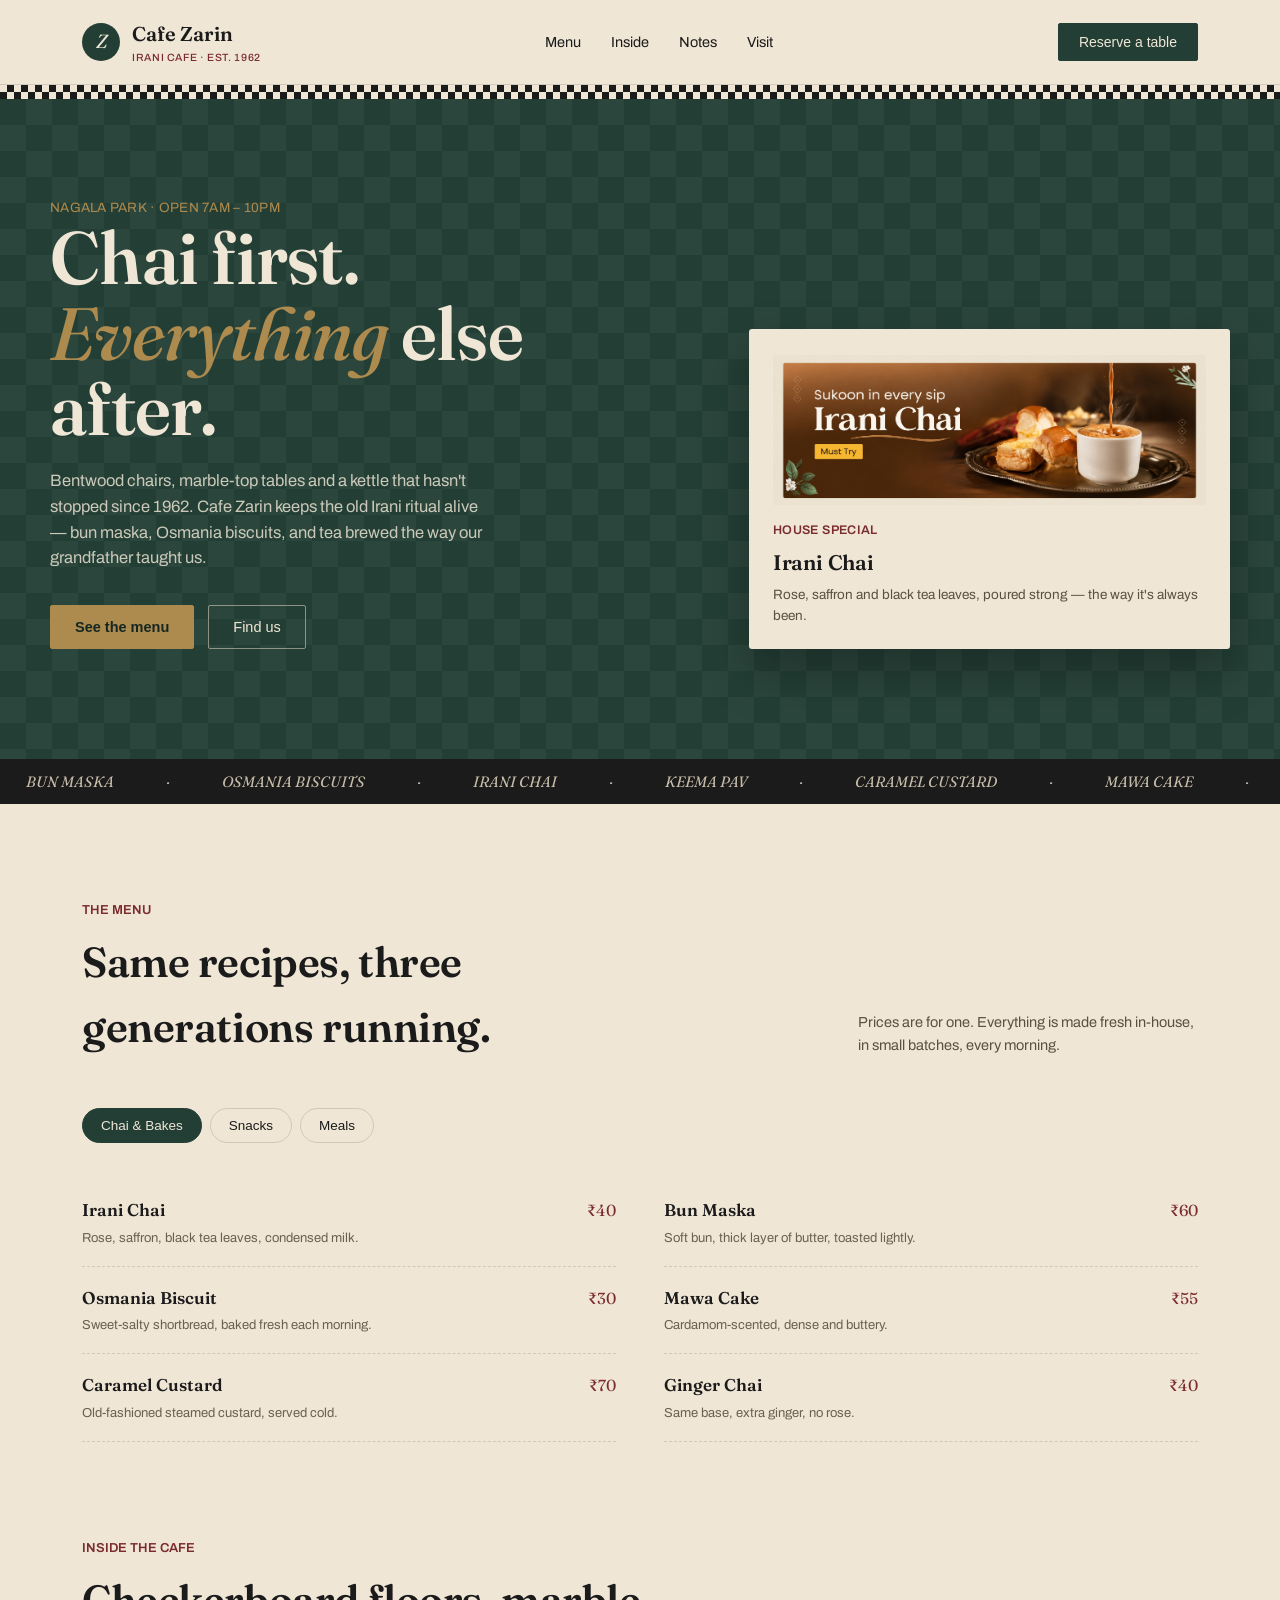
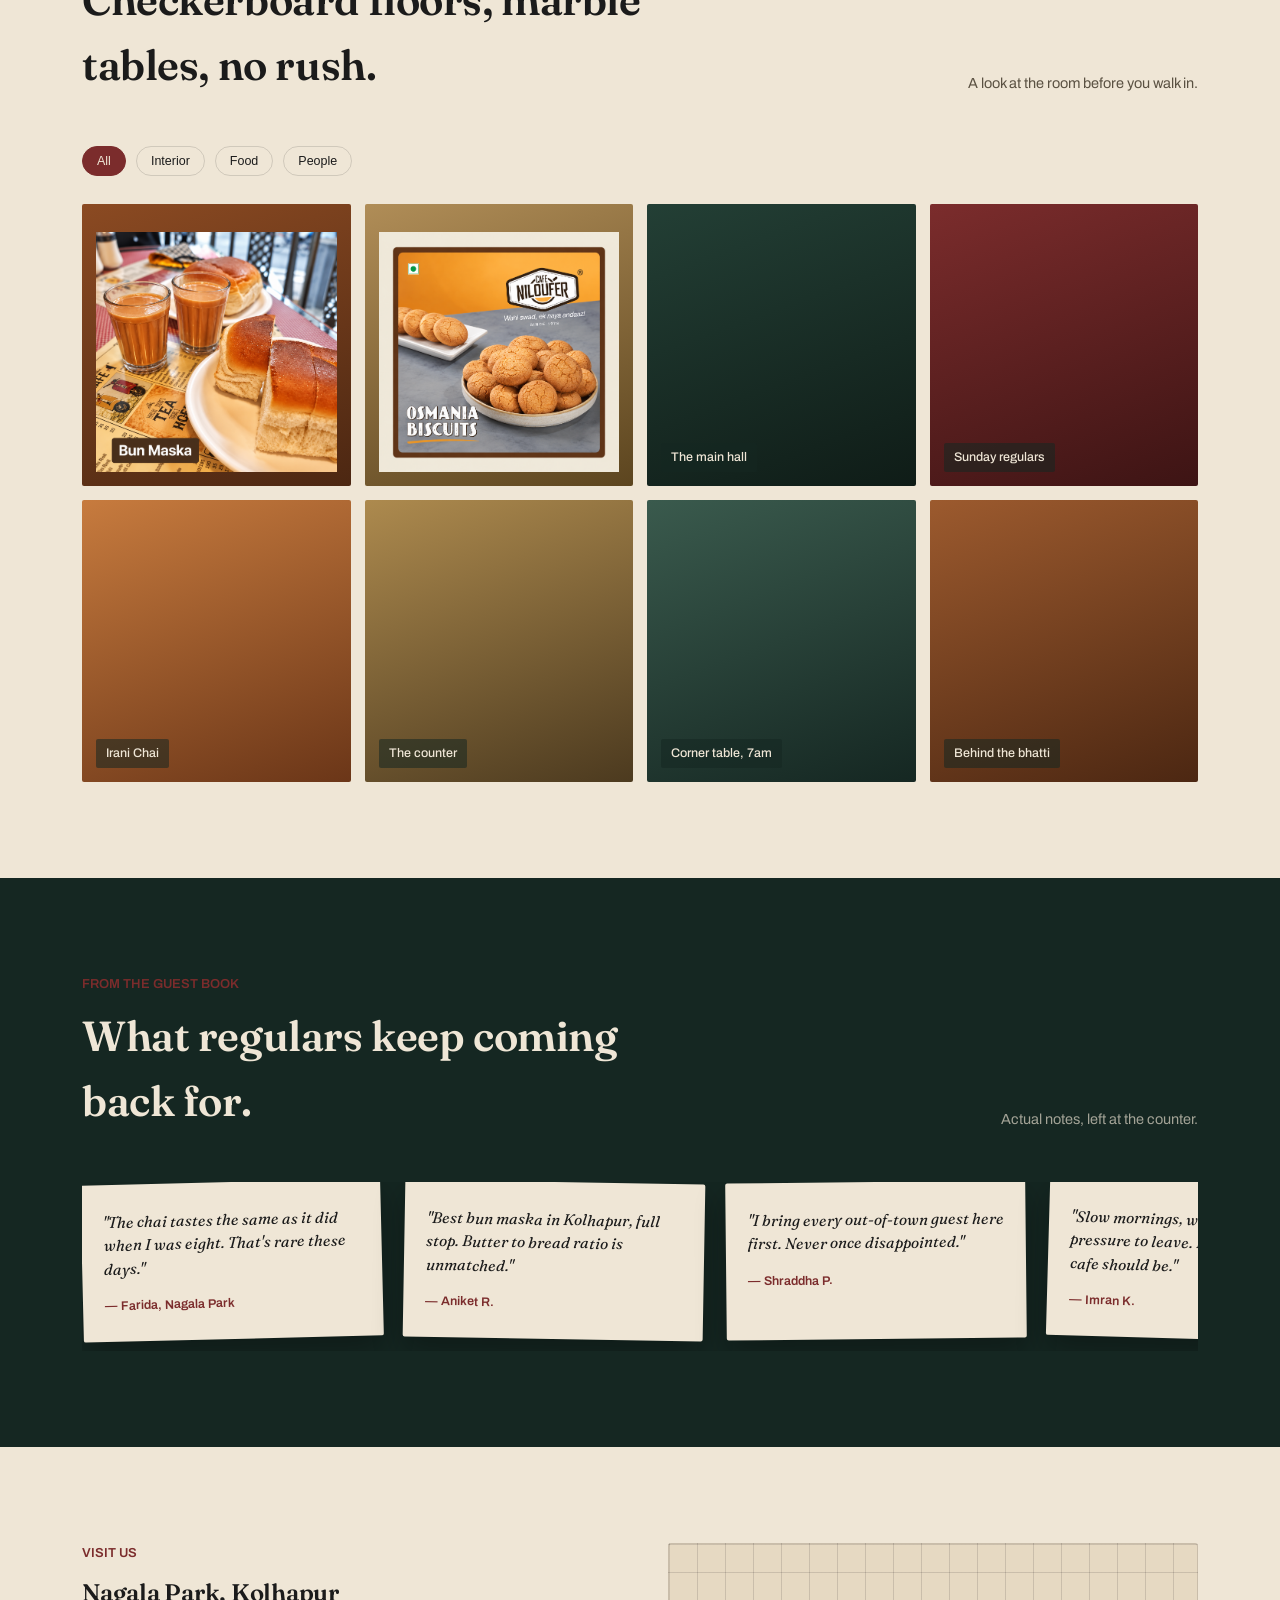
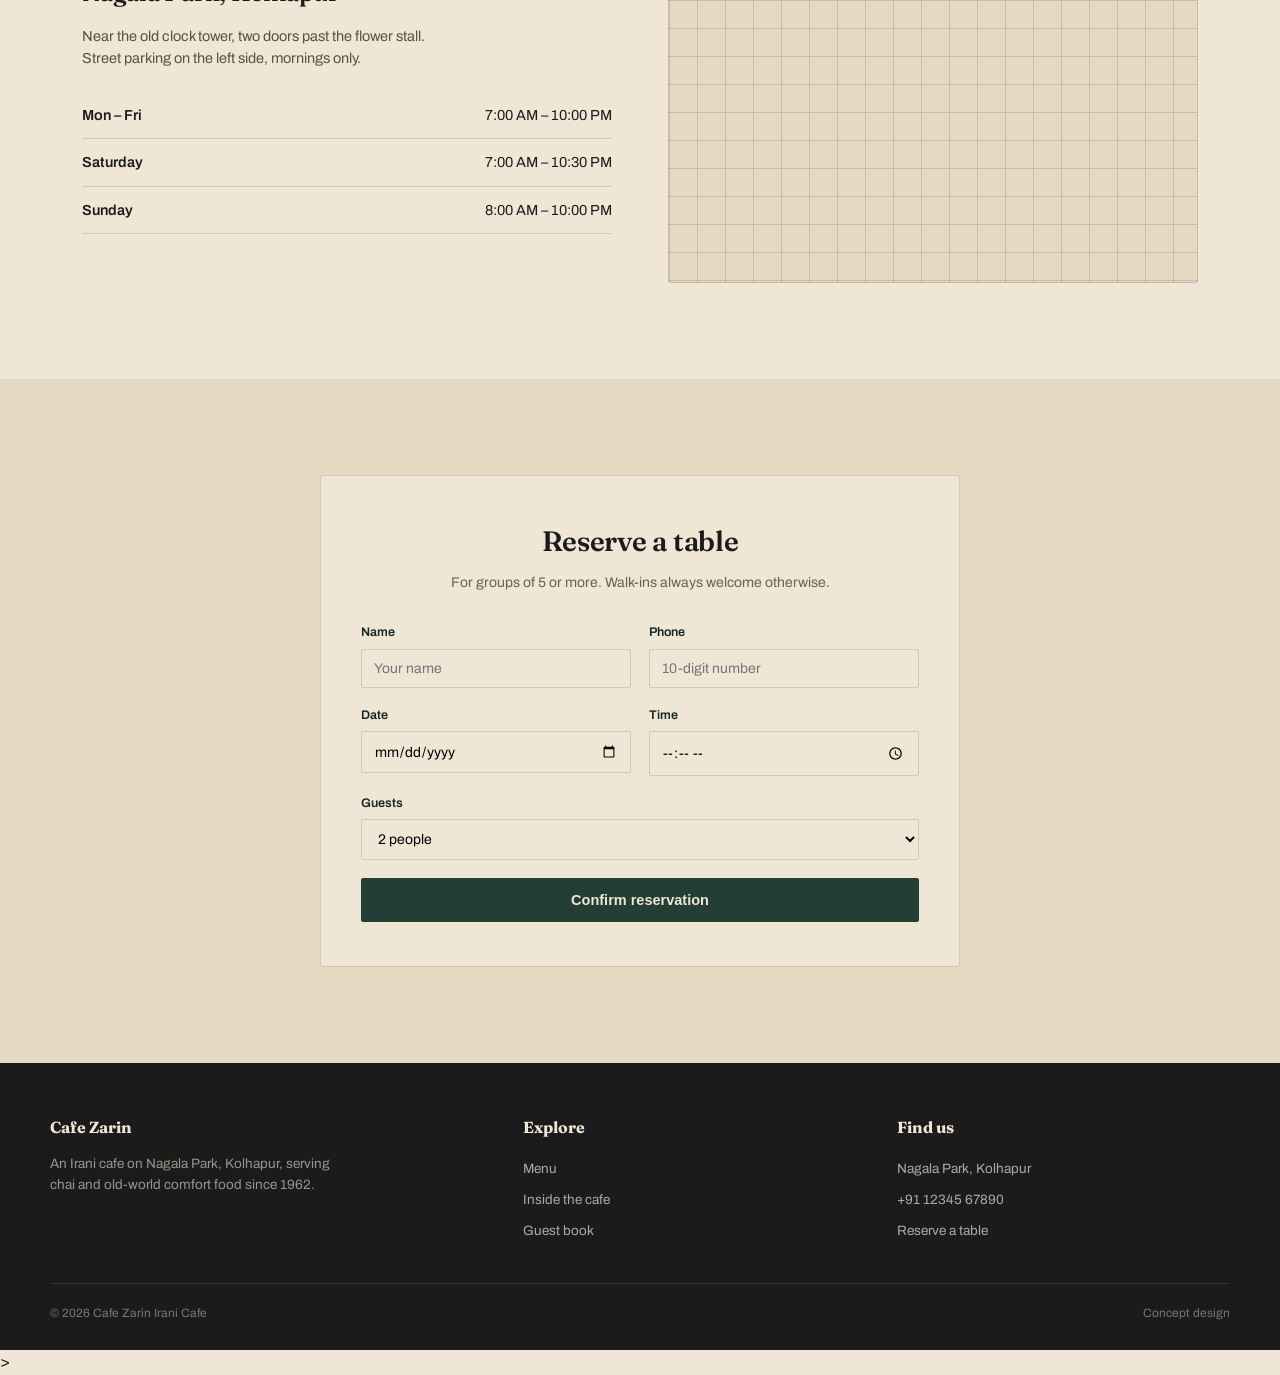
<file: index.html>
<!DOCTYPE html>
<html lang="en">
<head>
<meta charset="UTF-8">
<meta name="viewport" content="width=device-width, initial-scale=1.0">
<title>Cafe Zarin — Irani Cafe</title>
<link rel="preconnect" href="https://fonts.googleapis.com">
<link rel="preconnect" href="https://fonts.gstatic.com" crossorigin>
<link href="https://fonts.googleapis.com/css2?family=Fraunces:ital,opsz,wght@0,9..144,400;0,9..144,600;1,9..144,500&family=Archivo:wght@400;500;600&display=swap" rel="stylesheet">
<link rel="stylesheet" href="style.css">
</head>
<body>

<header>
  <div class="navbar">
    <div class="brand">
      <div class="brand-mark">Z</div>
      <div class="brand-name">Cafe Zarin<span>IRANI CAFE · EST. 1962</span></div>
    </div>
    <nav class="links">
      <a href="#menu">Menu</a>
      <a href="#gallery">Inside</a>
      <a href="#notes">Notes</a>
      <a href="#visit">Visit</a>
    </nav>
    <button class="nav-cta" onclick="document.getElementById('reserve').scrollIntoView({behavior:'smooth'})">Reserve a table</button>
    <button class="menu-toggle" aria-label="menu"><span></span><span></span><span></span></button>
  </div>
</header>

<div class="checker"></div>

<section class="hero">
  <div class="hero-inner">
    <div>
      <span class="hero-eyebrow">NAGALA PARK · OPEN 7AM – 10PM</span>
      <h1>Chai first.<br><em>Everything</em> else after.</h1>
      <p class="lede">Bentwood chairs, marble-top tables and a kettle that hasn't stopped since 1962. Cafe Zarin keeps the old Irani ritual alive — bun maska, Osmania biscuits, and tea brewed the way our grandfather taught us.</p>
      <div class="hero-ctas">
        <button class="btn-solid" onclick="document.getElementById('menu').scrollIntoView({behavior:'smooth'})">See the menu</button>
        <button class="btn-ghost" onclick="document.getElementById('visit').scrollIntoView({behavior:'smooth'})">Find us</button>
      </div>
    </div>
    <div class="steam-card">
      <div class="glass">
        <img src="images\image.png" alt="Irani Chai">
      </div>
      <div class="cap">HOUSE SPECIAL</div>
      <h3>Irani Chai</h3>
      <p>Rose, saffron and black tea leaves, poured strong — the way it's always been.</p>
    </div>
  </div>
</section>

<div class="marquee-strip">
  <div class="marquee-track">
    <span>BUN MASKA</span><span>·</span><span>OSMANIA BISCUITS</span><span>·</span><span>IRANI CHAI</span><span>·</span><span>KEEMA PAV</span><span>·</span><span>CARAMEL CUSTARD</span><span>·</span><span>MAWA CAKE</span><span>·</span>
    <span>BUN MASKA</span><span>·</span><span>OSMANIA BISCUITS</span><span>·</span><span>IRANI CHAI</span><span>·</span><span>KEEMA PAV</span><span>·</span><span>CARAMEL CUSTARD</span><span>·</span><span>MAWA CAKE</span><span>·</span>
  </div>
</div>

<section class="section" id="menu">
  <div class="wrap">
    <div class="section-head">
      <div>
        <span class="kicker">THE MENU</span>
        <h2>Same recipes, three generations running.</h2>
      </div>
      <p>Prices are for one. Everything is made fresh in-house, in small batches, every morning.</p>
    </div>

    <div class="menu-tabs" role="tablist">
      <button class="menu-tab active" data-tab="chai">Chai &amp; Bakes</button>
      <button class="menu-tab" data-tab="snacks">Snacks</button>
      <button class="menu-tab" data-tab="meals">Meals</button>
    </div>

    <div class="menu-panels">
      <div class="menu-panel active" id="panel-chai">
        <div class="menu-item"><div><div class="mi-name">Irani Chai</div><div class="mi-desc">Rose, saffron, black tea leaves, condensed milk.</div></div><div class="mi-price">₹40</div></div>
        <div class="menu-item"><div><div class="mi-name">Bun Maska</div><div class="mi-desc">Soft bun, thick layer of butter, toasted lightly.</div></div><div class="mi-price">₹60</div></div>
        <div class="menu-item"><div><div class="mi-name">Osmania Biscuit</div><div class="mi-desc">Sweet-salty shortbread, baked fresh each morning.</div></div><div class="mi-price">₹30</div></div>
        <div class="menu-item"><div><div class="mi-name">Mawa Cake</div><div class="mi-desc">Cardamom-scented, dense and buttery.</div></div><div class="mi-price">₹55</div></div>
        <div class="menu-item"><div><div class="mi-name">Caramel Custard</div><div class="mi-desc">Old-fashioned steamed custard, served cold.</div></div><div class="mi-price">₹70</div></div>
        <div class="menu-item"><div><div class="mi-name">Ginger Chai</div><div class="mi-desc">Same base, extra ginger, no rose.</div></div><div class="mi-price">₹40</div></div>
      </div>
      <div class="menu-panel" id="panel-snacks">
        <div class="menu-item"><div><div class="mi-name">Mirchi Bhaji</div><div class="mi-desc">Battered green chilli, stuffed with spiced potato.</div></div><div class="mi-price">₹50</div></div>
        <div class="menu-item"><div><div class="mi-name">Khari Biscuit</div><div class="mi-desc">Flaky puff pastry, served with a side of chai.</div></div><div class="mi-price">₹25</div></div>
        <div class="menu-item"><div><div class="mi-name">Vada Pav</div><div class="mi-desc">Spiced potato fritter, garlic chutney, soft pav.</div></div><div class="mi-price">₹45</div></div>
        <div class="menu-item"><div><div class="mi-name">Bread Pattice</div><div class="mi-desc">Crumbed and fried, potato-pea filling.</div></div><div class="mi-price">₹55</div></div>
      </div>
      <div class="menu-panel" id="panel-meals">
        <div class="menu-item"><div><div class="mi-name">Keema Pav</div><div class="mi-desc">Minced mutton curry, slow-cooked, with soft pav.</div></div><div class="mi-price">₹160</div></div>
        <div class="menu-item"><div><div class="mi-name">Berry Pulao</div><div class="mi-desc">Fragrant rice, chicken, barberries, house spice mix.</div></div><div class="mi-price">₹210</div></div>
        <div class="menu-item"><div><div class="mi-name">Akuri on Toast</div><div class="mi-desc">Parsi-style spiced scrambled eggs, buttered toast.</div></div><div class="mi-price">₹120</div></div>
        <div class="menu-item"><div><div class="mi-name">Dhansak</div><div class="mi-desc">Lentil-vegetable stew, caramelised rice, served weekends.</div></div><div class="mi-price">₹190</div></div>
      </div>
    </div>
  </div>
</section>

<section class="section" id="gallery" style="padding-top:0;">
  <div class="wrap">
    <div class="section-head">
      <div>
        <span class="kicker">INSIDE THE CAFE</span>
        <h2>Checkerboard floors, marble tables, no rush.</h2>
      </div>
      <p>A look at the room before you walk in.</p>
    </div>
    <div class="gallery-filters">
      <button class="gfilter active" data-filter="all">All</button>
      <button class="gfilter" data-filter="interior">Interior</button>
      <button class="gfilter" data-filter="food">Food</button>
      <button class="gfilter" data-filter="people">People</button>
    </div>
    <div class="gallery-grid">
      <div class="gtile g1" data-cat="food">
    <img src="images\Bun Maska.png" alt="Bun Maska">
    <!-- <span>Bun Maska</span> -->
    </div>

    <div class="gtile g2" data-cat="food">
      <img src="images/Osmania Biscuits.png" alt="Osmania Biscuits">
      <!-- <span>Osmania Biscuits</span> -->
    </div>
      <div class="gtile g3" data-cat="interior"><span>The main hall</span></div>
      <div class="gtile g4" data-cat="people"><span>Sunday regulars</span></div>
      <div class="gtile g5" data-cat="food"><span>Irani Chai</span></div>
      <div class="gtile g6" data-cat="interior"><span>The counter</span></div>
      <div class="gtile g7" data-cat="interior"><span>Corner table, 7am</span></div>
      <div class="gtile g8" data-cat="people"><span>Behind the bhatti</span></div>
    </div>
  </div>
</section>

<section class="notes" id="notes">
  <div class="wrap">
    <div class="section-head">
      <div>
        <span class="kicker">FROM THE GUEST BOOK</span>
        <h2>What regulars keep coming back for.</h2>
      </div>
      <p>Actual notes, left at the counter.</p>
    </div>
    <div class="note-track">
      <div class="note-card"><p>"The chai tastes the same as it did when I was eight. That's rare these days."</p><div class="note-who">— Farida, Nagala Park</div></div>
      <div class="note-card"><p>"Best bun maska in Kolhapur, full stop. Butter to bread ratio is unmatched."</p><div class="note-who">— Aniket R.</div></div>
      <div class="note-card"><p>"I bring every out-of-town guest here first. Never once disappointed."</p><div class="note-who">— Shraddha P.</div></div>
      <div class="note-card"><p>"Slow mornings, warm light, no wifi pressure to leave. Exactly what a cafe should be."</p><div class="note-who">— Imran K.</div></div>
    </div>
  </div>
</section>

<section class="section" id="visit">
  <div class="wrap visit">
    <div>
      <span class="kicker">VISIT US</span>
      <h2>Nagala Park, Kolhapur</h2>
      <p style="margin-top:14px; color:#5a5142; font-size:14.5px; max-width:380px;">Near the old clock tower, two doors past the flower stall. Street parking on the left side, mornings only.</p>
      <div class="hours-list">
        <div class="hours-row"><span class="d">Mon – Fri</span><span>7:00 AM – 10:00 PM</span></div>
        <div class="hours-row"><span class="d">Saturday</span><span>7:00 AM – 10:30 PM</span></div>
        <div class="hours-row"><span class="d">Sunday</span><span>8:00 AM – 10:00 PM</span></div>
      </div>
    </div>
    <div class="map-box">
            <iframe
                src="https://www.google.com/maps?q=16.7082978,74.2323992&z=17&output=embed"
                width="100%"
                height="100%"
                style="border:0;"
                allowfullscreen=""
                loading="lazy"
                referrerpolicy="no-referrer-when-downgrade">
            </iframe>
    </div>
  </div>
</section>

<section class="reserve" id="reserve">
  <div class="reserve-box">
    <h2>Reserve a table</h2>
    <p>For groups of 5 or more. Walk-ins always welcome otherwise.</p>
    <form id="reserveForm">
      <div class="field"><label for="name">Name</label><input id="name" required placeholder="Your name"></div>
      <div class="field"><label for="phone">Phone</label><input id="phone" required placeholder="10-digit number"></div>
      <div class="field"><label for="date">Date</label><input id="date" type="date" required></div>
      <div class="field"><label for="time">Time</label><input id="time" type="time" required></div>
      <div class="field full"><label for="guests">Guests</label>
        <select id="guests">
          <option>2 people</option><option>3 people</option><option>4 people</option><option>5 people</option><option>6+ people</option>
        </select>
      </div>
      <button class="submit-btn" type="submit">Confirm reservation</button>
      <div class="confirm" id="confirmMsg">Table reserved — we'll text a confirmation shortly.</div>
    </form>
  </div>
</section>

<footer>
  <div class="foot-grid">
    <div>
      <h4>Cafe Zarin</h4>
      <p style="font-size:13.5px; max-width:280px; color:rgba(239,230,214,0.6);">An Irani cafe on Nagala Park, Kolhapur, serving chai and old-world comfort food since 1962.</p>
    </div>
    <div>
      <h4>Explore</h4>
      <a href="#menu">Menu</a>
      <a href="#gallery">Inside the cafe</a>
      <a href="#notes">Guest book</a>
    </div>
    <div>
      <h4>Find us</h4>
      <a href="#visit">Nagala Park, Kolhapur</a>
      <a href="tel:+911234567890">+91 12345 67890</a>
      <a href="#reserve">Reserve a table</a>
    </div>
  </div>
  <div class="foot-bottom">
    <span>© 2026 Cafe Zarin Irani Cafe</span>
    <span>Concept design</span>
  </div>
</footer>

<script src="script.js"></script>

</body>
</html>
>
</file>
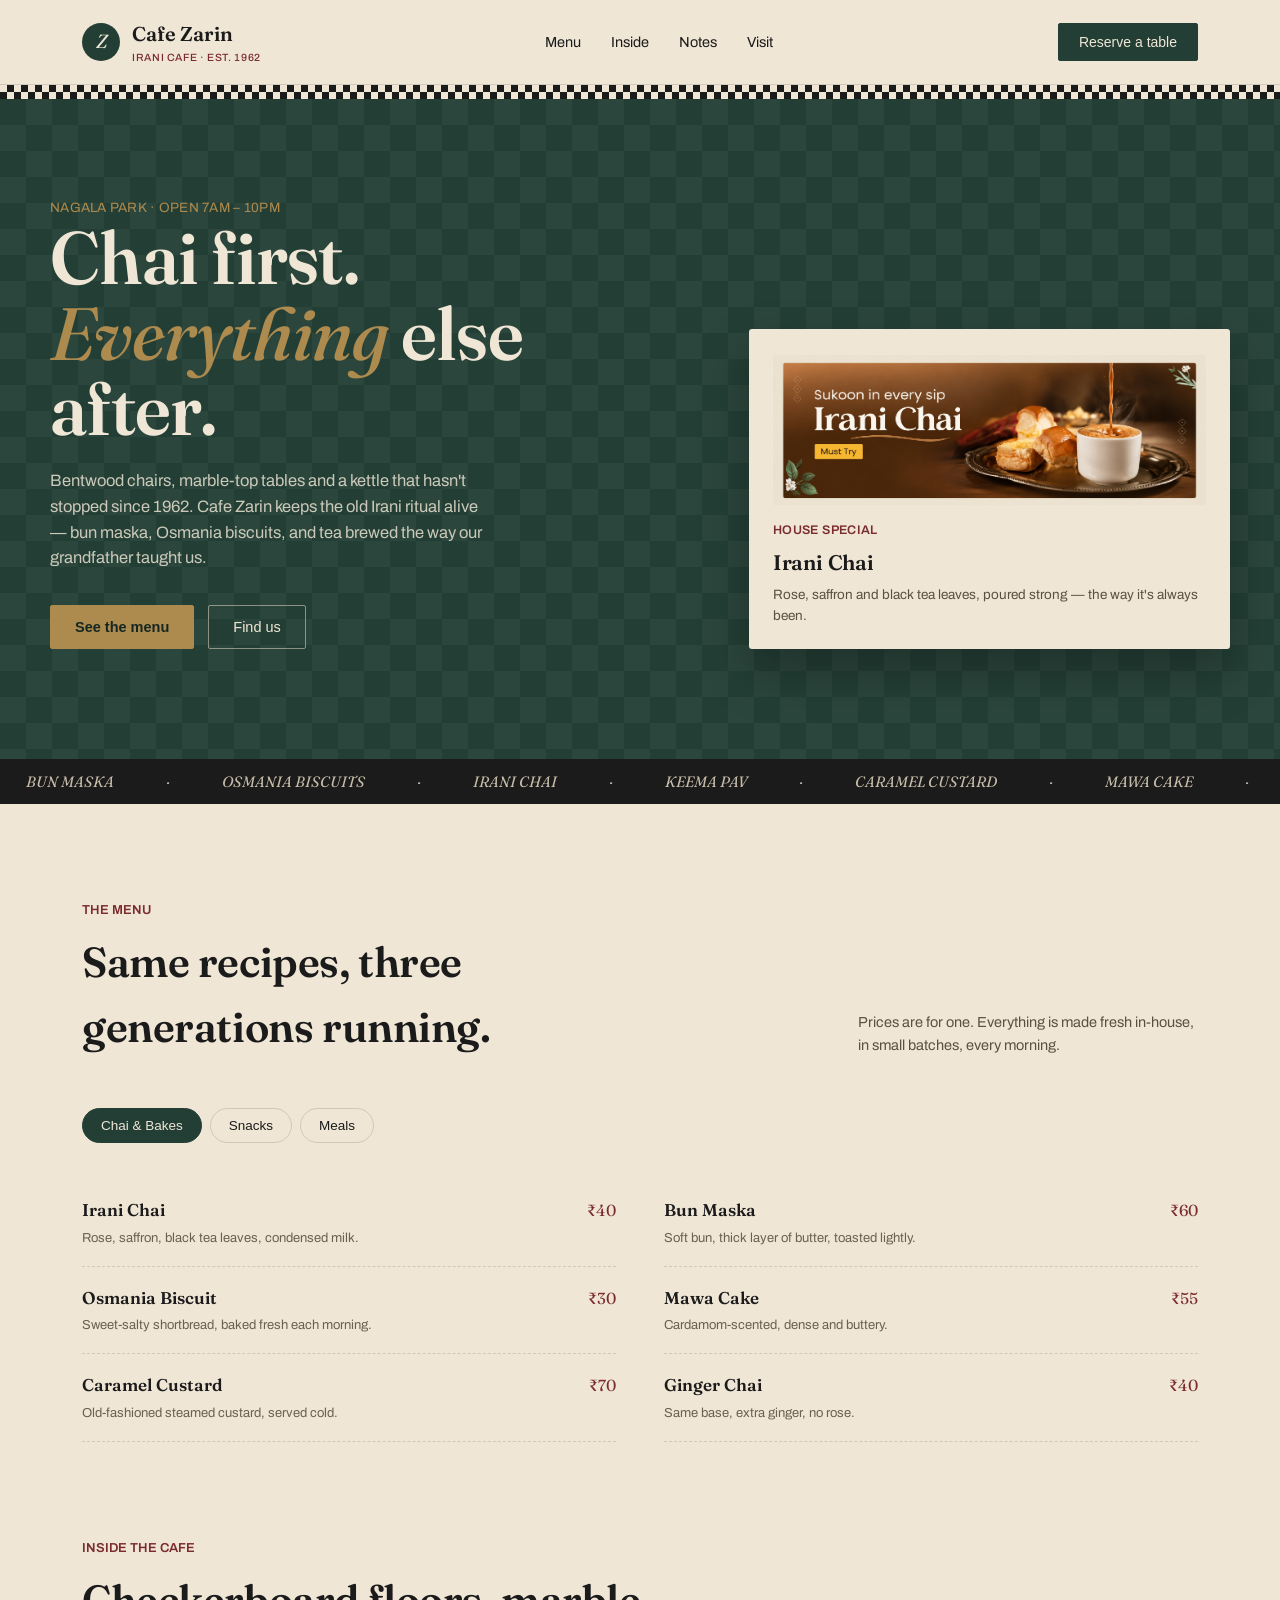
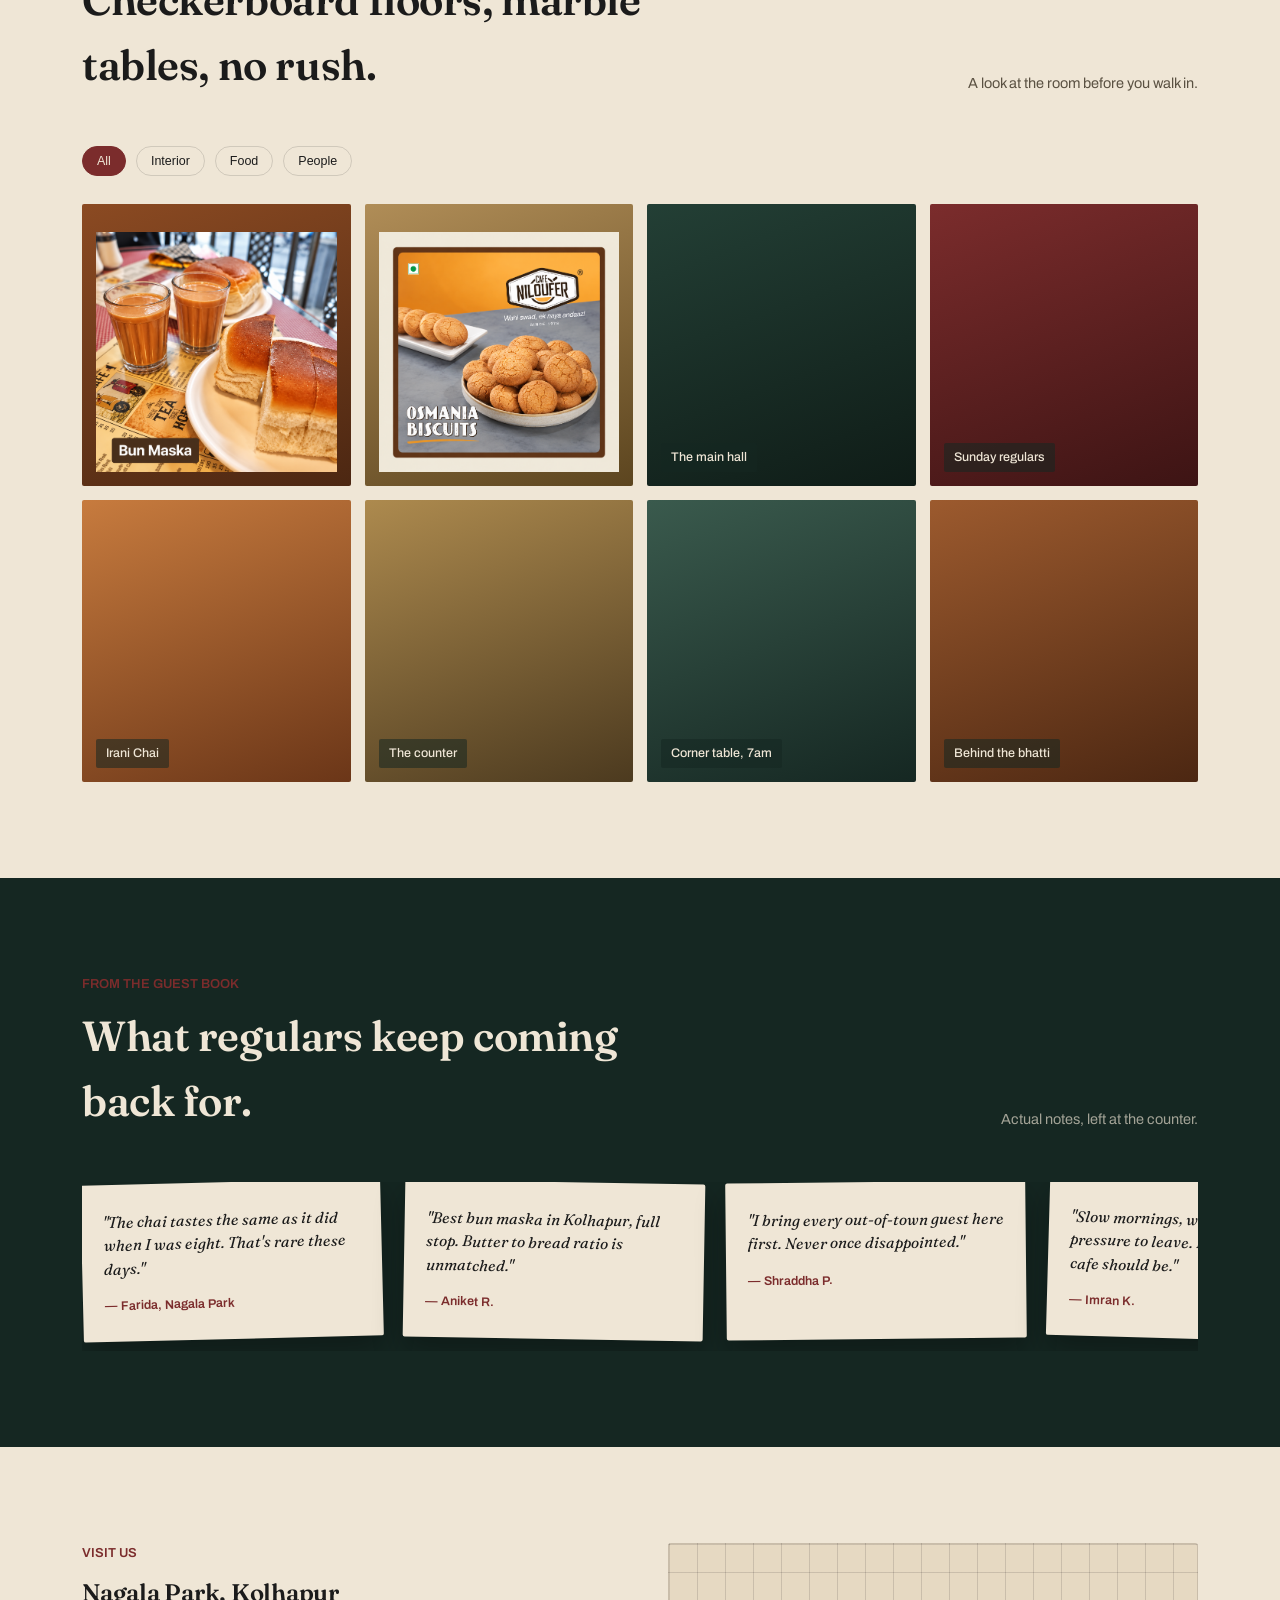
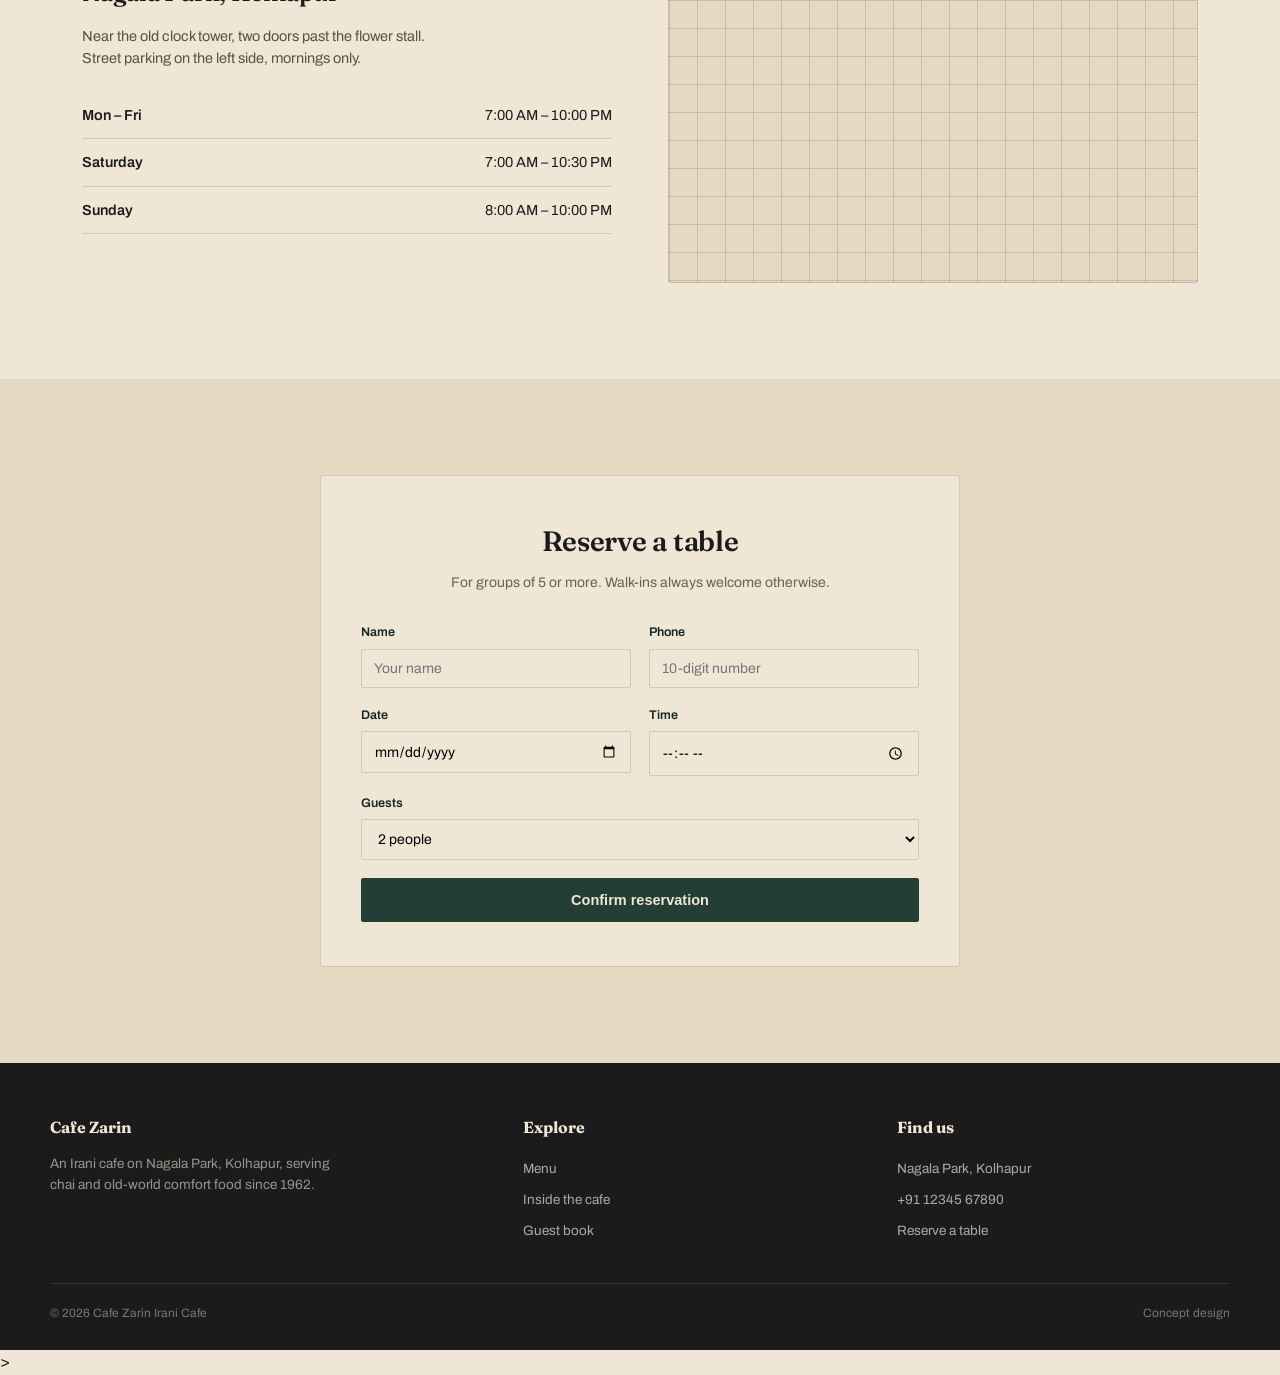
<file: docs/index.html>
<!DOCTYPE html>
<html lang="en">
<head>
<meta charset="UTF-8">
<meta name="viewport" content="width=device-width, initial-scale=1.0">
<title>Cafe Zarin — Irani Cafe</title>
<link rel="preconnect" href="https://fonts.googleapis.com">
<link rel="preconnect" href="https://fonts.gstatic.com" crossorigin>
<link href="https://fonts.googleapis.com/css2?family=Fraunces:ital,opsz,wght@0,9..144,400;0,9..144,600;1,9..144,500&family=Archivo:wght@400;500;600&display=swap" rel="stylesheet">
<link rel="stylesheet" href="style.css">
</head>
<body>

<header>
  <div class="navbar">
    <div class="brand">
      <div class="brand-mark">Z</div>
      <div class="brand-name">Cafe Zarin<span>IRANI CAFE · EST. 1962</span></div>
    </div>
    <nav class="links">
      <a href="#menu">Menu</a>
      <a href="#gallery">Inside</a>
      <a href="#notes">Notes</a>
      <a href="#visit">Visit</a>
    </nav>
    <button class="nav-cta" onclick="document.getElementById('reserve').scrollIntoView({behavior:'smooth'})">Reserve a table</button>
    <button class="menu-toggle" aria-label="menu"><span></span><span></span><span></span></button>
  </div>
</header>

<div class="checker"></div>

<section class="hero">
  <div class="hero-inner">
    <div>
      <span class="hero-eyebrow">NAGALA PARK · OPEN 7AM – 10PM</span>
      <h1>Chai first.<br><em>Everything</em> else after.</h1>
      <p class="lede">Bentwood chairs, marble-top tables and a kettle that hasn't stopped since 1962. Cafe Zarin keeps the old Irani ritual alive — bun maska, Osmania biscuits, and tea brewed the way our grandfather taught us.</p>
      <div class="hero-ctas">
        <button class="btn-solid" onclick="document.getElementById('menu').scrollIntoView({behavior:'smooth'})">See the menu</button>
        <button class="btn-ghost" onclick="document.getElementById('visit').scrollIntoView({behavior:'smooth'})">Find us</button>
      </div>
    </div>
    <div class="steam-card">
      <div class="glass">
        <img src="images/image.png" alt="Irani Chai">
      </div>
      <div class="cap">HOUSE SPECIAL</div>
      <h3>Irani Chai</h3>
      <p>Rose, saffron and black tea leaves, poured strong — the way it's always been.</p>
    </div>
  </div>
</section>

<div class="marquee-strip">
  <div class="marquee-track">
    <span>BUN MASKA</span><span>·</span><span>OSMANIA BISCUITS</span><span>·</span><span>IRANI CHAI</span><span>·</span><span>KEEMA PAV</span><span>·</span><span>CARAMEL CUSTARD</span><span>·</span><span>MAWA CAKE</span><span>·</span>
    <span>BUN MASKA</span><span>·</span><span>OSMANIA BISCUITS</span><span>·</span><span>IRANI CHAI</span><span>·</span><span>KEEMA PAV</span><span>·</span><span>CARAMEL CUSTARD</span><span>·</span><span>MAWA CAKE</span><span>·</span>
  </div>
</div>

<section class="section" id="menu">
  <div class="wrap">
    <div class="section-head">
      <div>
        <span class="kicker">THE MENU</span>
        <h2>Same recipes, three generations running.</h2>
      </div>
      <p>Prices are for one. Everything is made fresh in-house, in small batches, every morning.</p>
    </div>

    <div class="menu-tabs" role="tablist">
      <button class="menu-tab active" data-tab="chai">Chai &amp; Bakes</button>
      <button class="menu-tab" data-tab="snacks">Snacks</button>
      <button class="menu-tab" data-tab="meals">Meals</button>
    </div>

    <div class="menu-panels">
      <div class="menu-panel active" id="panel-chai">
        <div class="menu-item"><div><div class="mi-name">Irani Chai</div><div class="mi-desc">Rose, saffron, black tea leaves, condensed milk.</div></div><div class="mi-price">₹40</div></div>
        <div class="menu-item"><div><div class="mi-name">Bun Maska</div><div class="mi-desc">Soft bun, thick layer of butter, toasted lightly.</div></div><div class="mi-price">₹60</div></div>
        <div class="menu-item"><div><div class="mi-name">Osmania Biscuit</div><div class="mi-desc">Sweet-salty shortbread, baked fresh each morning.</div></div><div class="mi-price">₹30</div></div>
        <div class="menu-item"><div><div class="mi-name">Mawa Cake</div><div class="mi-desc">Cardamom-scented, dense and buttery.</div></div><div class="mi-price">₹55</div></div>
        <div class="menu-item"><div><div class="mi-name">Caramel Custard</div><div class="mi-desc">Old-fashioned steamed custard, served cold.</div></div><div class="mi-price">₹70</div></div>
        <div class="menu-item"><div><div class="mi-name">Ginger Chai</div><div class="mi-desc">Same base, extra ginger, no rose.</div></div><div class="mi-price">₹40</div></div>
      </div>
      <div class="menu-panel" id="panel-snacks">
        <div class="menu-item"><div><div class="mi-name">Mirchi Bhaji</div><div class="mi-desc">Battered green chilli, stuffed with spiced potato.</div></div><div class="mi-price">₹50</div></div>
        <div class="menu-item"><div><div class="mi-name">Khari Biscuit</div><div class="mi-desc">Flaky puff pastry, served with a side of chai.</div></div><div class="mi-price">₹25</div></div>
        <div class="menu-item"><div><div class="mi-name">Vada Pav</div><div class="mi-desc">Spiced potato fritter, garlic chutney, soft pav.</div></div><div class="mi-price">₹45</div></div>
        <div class="menu-item"><div><div class="mi-name">Bread Pattice</div><div class="mi-desc">Crumbed and fried, potato-pea filling.</div></div><div class="mi-price">₹55</div></div>
      </div>
      <div class="menu-panel" id="panel-meals">
        <div class="menu-item"><div><div class="mi-name">Keema Pav</div><div class="mi-desc">Minced mutton curry, slow-cooked, with soft pav.</div></div><div class="mi-price">₹160</div></div>
        <div class="menu-item"><div><div class="mi-name">Berry Pulao</div><div class="mi-desc">Fragrant rice, chicken, barberries, house spice mix.</div></div><div class="mi-price">₹210</div></div>
        <div class="menu-item"><div><div class="mi-name">Akuri on Toast</div><div class="mi-desc">Parsi-style spiced scrambled eggs, buttered toast.</div></div><div class="mi-price">₹120</div></div>
        <div class="menu-item"><div><div class="mi-name">Dhansak</div><div class="mi-desc">Lentil-vegetable stew, caramelised rice, served weekends.</div></div><div class="mi-price">₹190</div></div>
      </div>
    </div>
  </div>
</section>

<section class="section" id="gallery" style="padding-top:0;">
  <div class="wrap">
    <div class="section-head">
      <div>
        <span class="kicker">INSIDE THE CAFE</span>
        <h2>Checkerboard floors, marble tables, no rush.</h2>
      </div>
      <p>A look at the room before you walk in.</p>
    </div>
    <div class="gallery-filters">
      <button class="gfilter active" data-filter="all">All</button>
      <button class="gfilter" data-filter="interior">Interior</button>
      <button class="gfilter" data-filter="food">Food</button>
      <button class="gfilter" data-filter="people">People</button>
    </div>
    <div class="gallery-grid">
      <div class="gtile g1" data-cat="food">
    <img src="images/Bun Maska.png" alt="Bun Maska">
    <!-- <span>Bun Maska</span> -->
    </div>

    <div class="gtile g2" data-cat="food">
      <img src="images/Osmania Biscuits.png" alt="Osmania Biscuits">
      <!-- <span>Osmania Biscuits</span> -->
    </div>
      <div class="gtile g3" data-cat="interior"><span>The main hall</span></div>
      <div class="gtile g4" data-cat="people"><span>Sunday regulars</span></div>
      <div class="gtile g5" data-cat="food"><span>Irani Chai</span></div>
      <div class="gtile g6" data-cat="interior"><span>The counter</span></div>
      <div class="gtile g7" data-cat="interior"><span>Corner table, 7am</span></div>
      <div class="gtile g8" data-cat="people"><span>Behind the bhatti</span></div>
    </div>
  </div>
</section>

<section class="notes" id="notes">
  <div class="wrap">
    <div class="section-head">
      <div>
        <span class="kicker">FROM THE GUEST BOOK</span>
        <h2>What regulars keep coming back for.</h2>
      </div>
      <p>Actual notes, left at the counter.</p>
    </div>
    <div class="note-track">
      <div class="note-card"><p>"The chai tastes the same as it did when I was eight. That's rare these days."</p><div class="note-who">— Farida, Nagala Park</div></div>
      <div class="note-card"><p>"Best bun maska in Kolhapur, full stop. Butter to bread ratio is unmatched."</p><div class="note-who">— Aniket R.</div></div>
      <div class="note-card"><p>"I bring every out-of-town guest here first. Never once disappointed."</p><div class="note-who">— Shraddha P.</div></div>
      <div class="note-card"><p>"Slow mornings, warm light, no wifi pressure to leave. Exactly what a cafe should be."</p><div class="note-who">— Imran K.</div></div>
    </div>
  </div>
</section>

<section class="section" id="visit">
  <div class="wrap visit">
    <div>
      <span class="kicker">VISIT US</span>
      <h2>Nagala Park, Kolhapur</h2>
      <p style="margin-top:14px; color:#5a5142; font-size:14.5px; max-width:380px;">Near the old clock tower, two doors past the flower stall. Street parking on the left side, mornings only.</p>
      <div class="hours-list">
        <div class="hours-row"><span class="d">Mon – Fri</span><span>7:00 AM – 10:00 PM</span></div>
        <div class="hours-row"><span class="d">Saturday</span><span>7:00 AM – 10:30 PM</span></div>
        <div class="hours-row"><span class="d">Sunday</span><span>8:00 AM – 10:00 PM</span></div>
      </div>
    </div>
    <div class="map-box">
            <iframe
                src="https://www.google.com/maps?q=16.7082978,74.2323992&z=17&output=embed"
                width="100%"
                height="100%"
                style="border:0;"
                allowfullscreen=""
                loading="lazy"
                referrerpolicy="no-referrer-when-downgrade">
            </iframe>
    </div>
  </div>
</section>

<section class="reserve" id="reserve">
  <div class="reserve-box">
    <h2>Reserve a table</h2>
    <p>For groups of 5 or more. Walk-ins always welcome otherwise.</p>
    <form id="reserveForm">
      <div class="field"><label for="name">Name</label><input id="name" required placeholder="Your name"></div>
      <div class="field"><label for="phone">Phone</label><input id="phone" required placeholder="10-digit number"></div>
      <div class="field"><label for="date">Date</label><input id="date" type="date" required></div>
      <div class="field"><label for="time">Time</label><input id="time" type="time" required></div>
      <div class="field full"><label for="guests">Guests</label>
        <select id="guests">
          <option>2 people</option><option>3 people</option><option>4 people</option><option>5 people</option><option>6+ people</option>
        </select>
      </div>
      <button class="submit-btn" type="submit">Confirm reservation</button>
      <div class="confirm" id="confirmMsg">Table reserved — we'll text a confirmation shortly.</div>
    </form>
  </div>
</section>

<footer>
  <div class="foot-grid">
    <div>
      <h4>Cafe Zarin</h4>
      <p style="font-size:13.5px; max-width:280px; color:rgba(239,230,214,0.6);">An Irani cafe on Nagala Park, Kolhapur, serving chai and old-world comfort food since 1962.</p>
    </div>
    <div>
      <h4>Explore</h4>
      <a href="#menu">Menu</a>
      <a href="#gallery">Inside the cafe</a>
      <a href="#notes">Guest book</a>
    </div>
    <div>
      <h4>Find us</h4>
      <a href="#visit">Nagala Park, Kolhapur</a>
      <a href="tel:+911234567890">+91 12345 67890</a>
      <a href="#reserve">Reserve a table</a>
    </div>
  </div>
  <div class="foot-bottom">
    <span>© 2026 Cafe Zarin Irani Cafe</span>
    <span>Concept design</span>
  </div>
</footer>

<script src="script.js"></script>

</body>
</html>
>
</file>
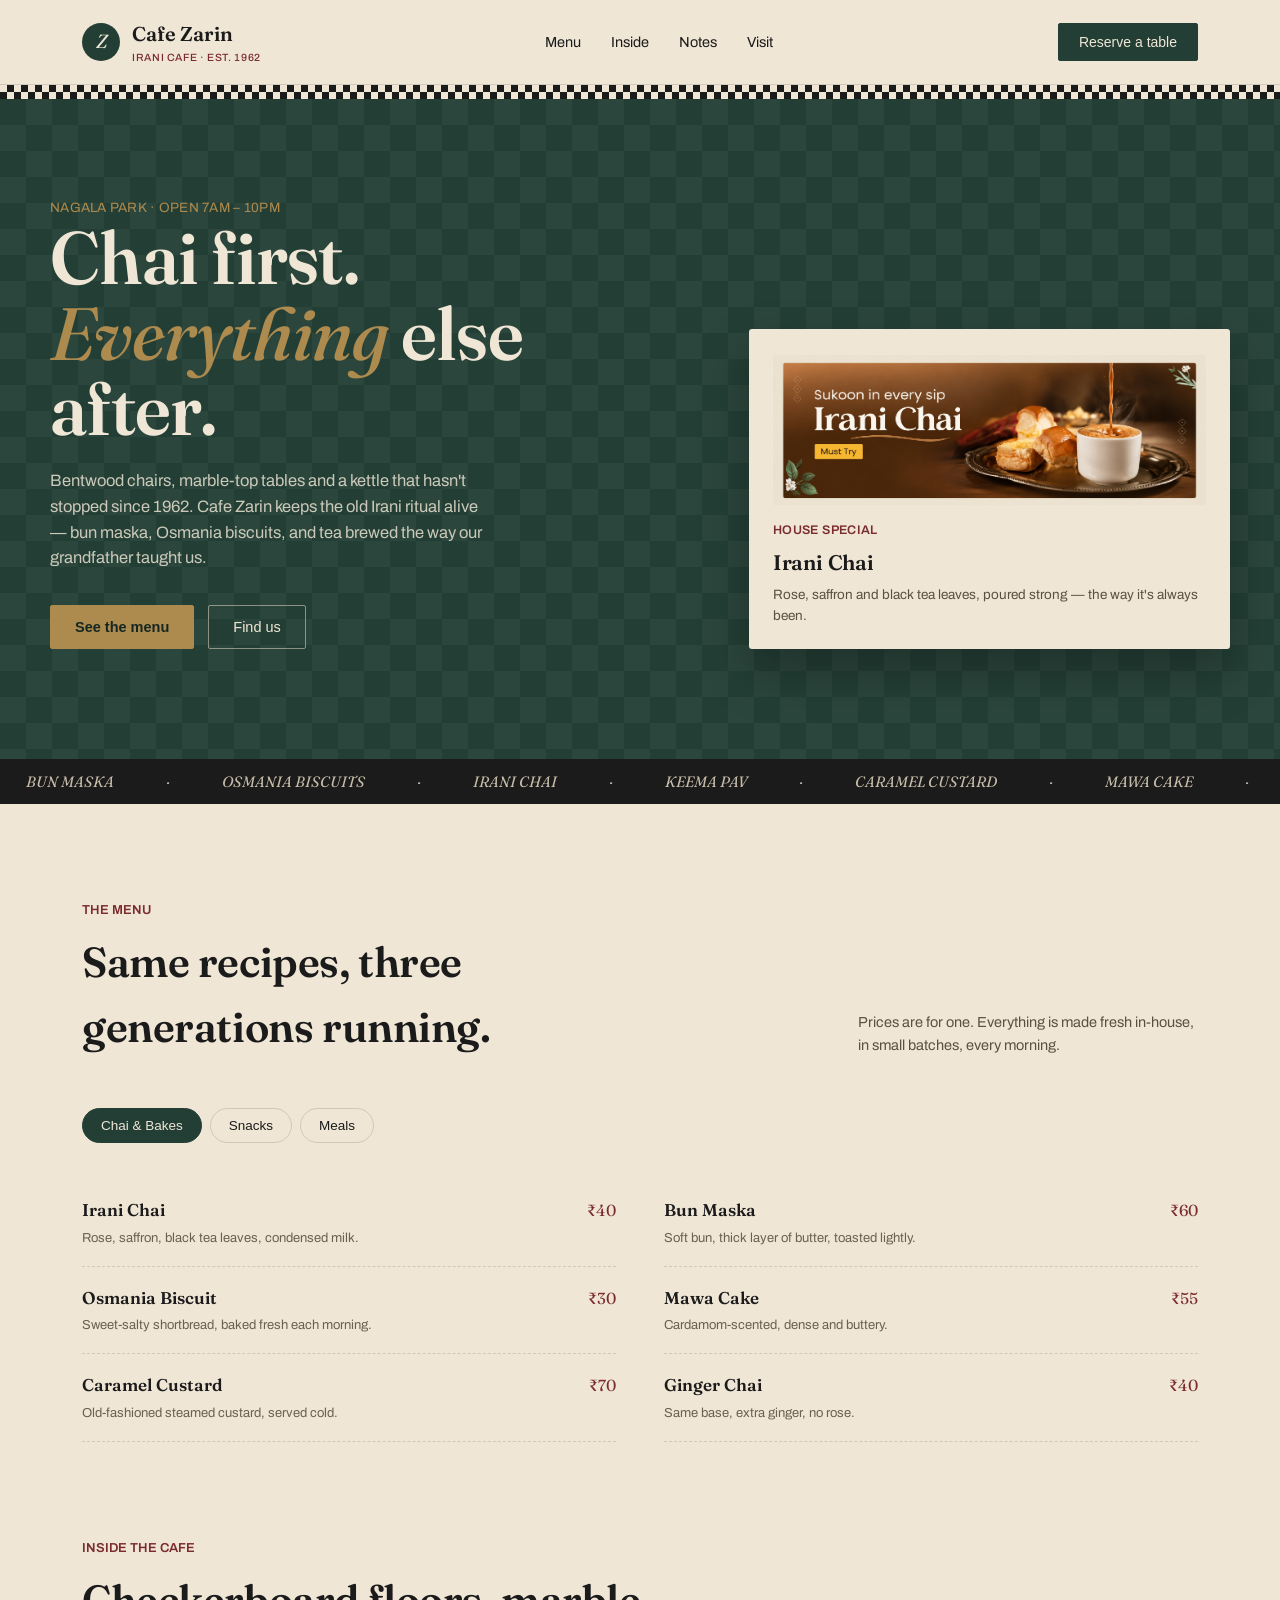
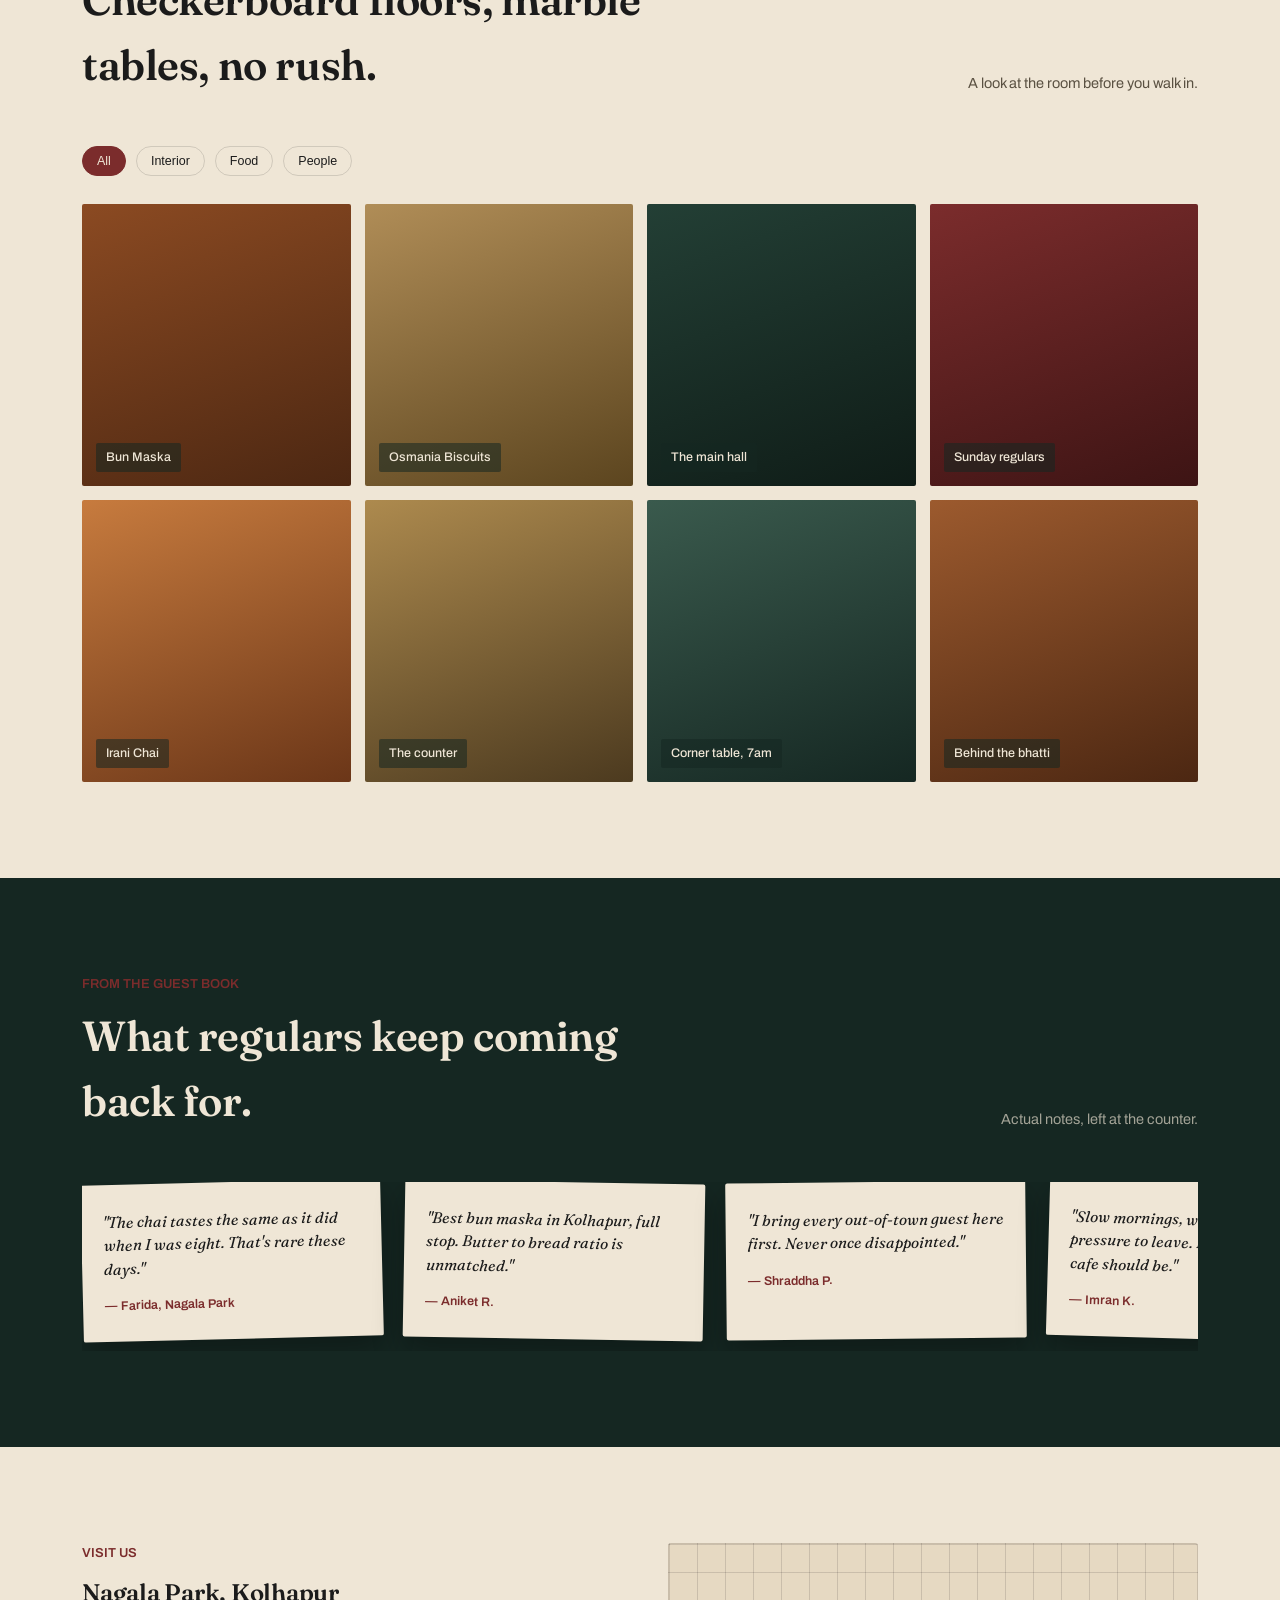
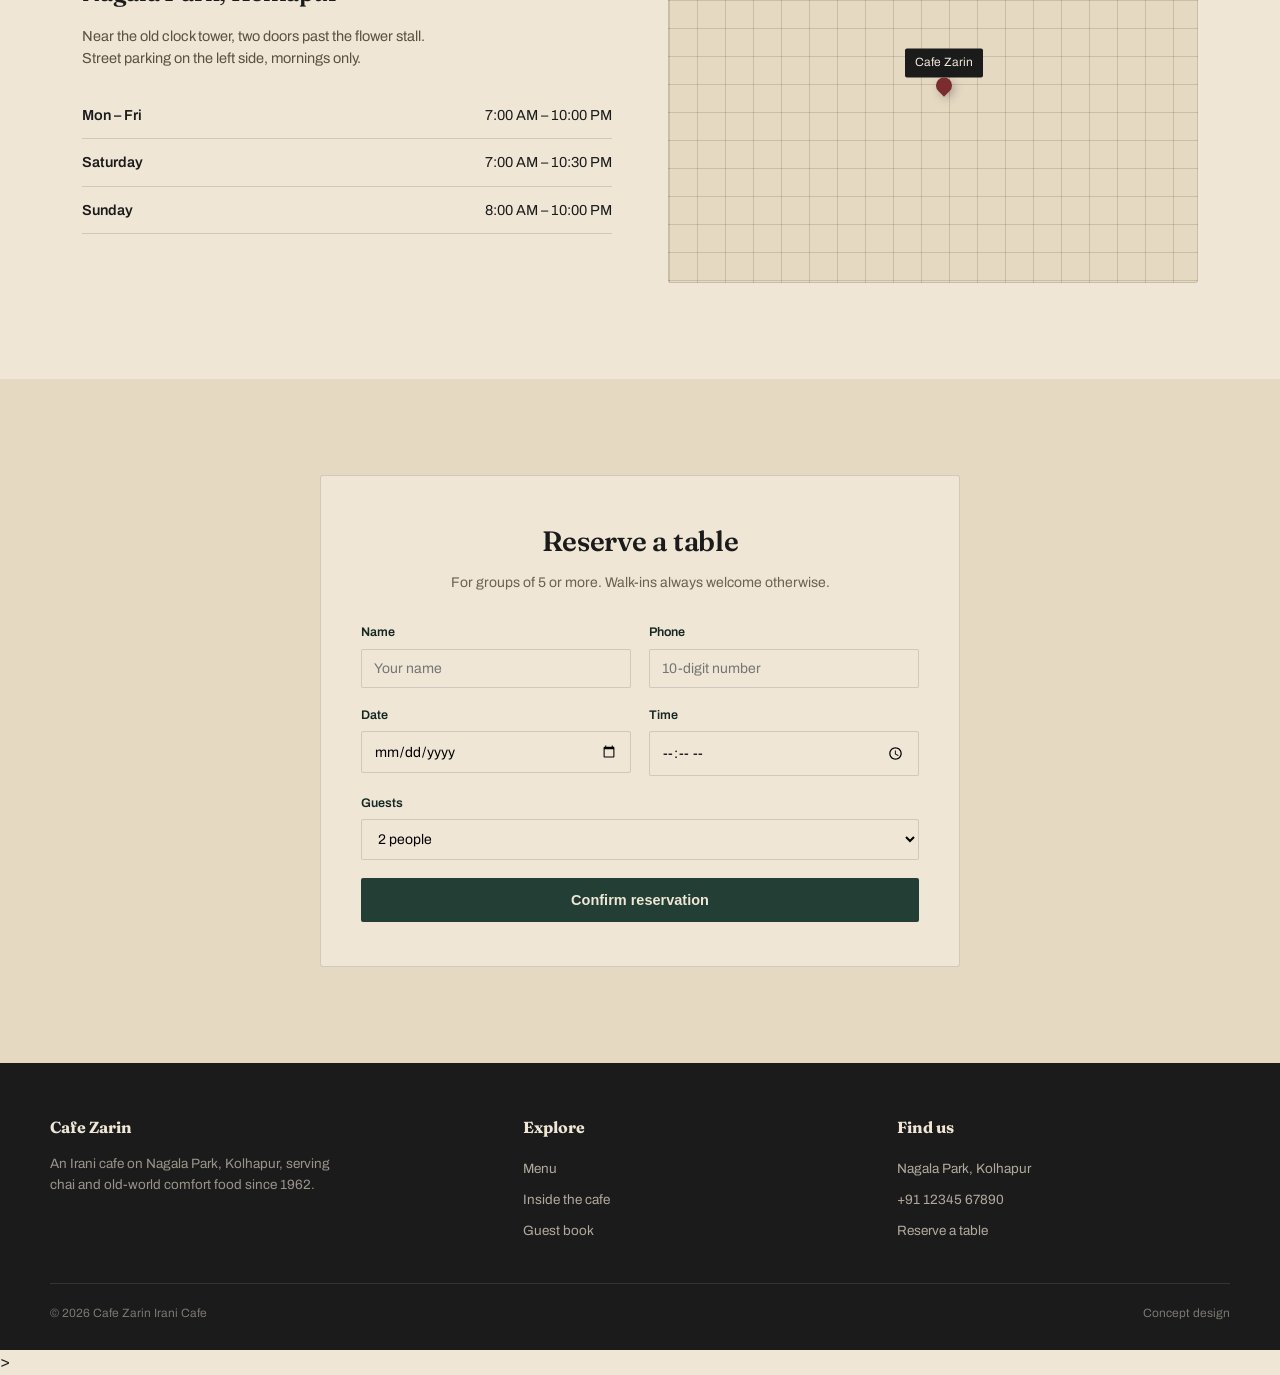
<file: irani-cafe.html>
<!DOCTYPE html>
<html lang="en">
<head>
<meta charset="UTF-8">
<meta name="viewport" content="width=device-width, initial-scale=1.0">
<title>Cafe Zarin — Irani Cafe</title>
<link rel="preconnect" href="https://fonts.googleapis.com">
<link rel="preconnect" href="https://fonts.gstatic.com" crossorigin>
<link href="https://fonts.googleapis.com/css2?family=Fraunces:ital,opsz,wght@0,9..144,400;0,9..144,600;1,9..144,500&family=Archivo:wght@400;500;600&display=swap" rel="stylesheet">
<link rel="stylesheet" href="style.css">
</head>
<body>

<header>
  <div class="navbar">
    <div class="brand">
      <div class="brand-mark">Z</div>
      <div class="brand-name">Cafe Zarin<span>IRANI CAFE · EST. 1962</span></div>
    </div>
    <nav class="links">
      <a href="#menu">Menu</a>
      <a href="#gallery">Inside</a>
      <a href="#notes">Notes</a>
      <a href="#visit">Visit</a>
    </nav>
    <button class="nav-cta" onclick="document.getElementById('reserve').scrollIntoView({behavior:'smooth'})">Reserve a table</button>
    <button class="menu-toggle" aria-label="menu"><span></span><span></span><span></span></button>
  </div>
</header>

<div class="checker"></div>

<section class="hero">
  <div class="hero-inner">
    <div>
      <span class="hero-eyebrow">NAGALA PARK · OPEN 7AM – 10PM</span>
      <h1>Chai first.<br><em>Everything</em> else after.</h1>
      <p class="lede">Bentwood chairs, marble-top tables and a kettle that hasn't stopped since 1962. Cafe Zarin keeps the old Irani ritual alive — bun maska, Osmania biscuits, and tea brewed the way our grandfather taught us.</p>
      <div class="hero-ctas">
        <button class="btn-solid" onclick="document.getElementById('menu').scrollIntoView({behavior:'smooth'})">See the menu</button>
        <button class="btn-ghost" onclick="document.getElementById('visit').scrollIntoView({behavior:'smooth'})">Find us</button>
      </div>
    </div>
    <div class="steam-card">
      <div class="glass">
        <img src="images\image.png" alt="Irani Chai">
      </div>
      <div class="cap">HOUSE SPECIAL</div>
      <h3>Irani Chai</h3>
      <p>Rose, saffron and black tea leaves, poured strong — the way it's always been.</p>
    </div>
  </div>
</section>

<div class="marquee-strip">
  <div class="marquee-track">
    <span>BUN MASKA</span><span>·</span><span>OSMANIA BISCUITS</span><span>·</span><span>IRANI CHAI</span><span>·</span><span>KEEMA PAV</span><span>·</span><span>CARAMEL CUSTARD</span><span>·</span><span>MAWA CAKE</span><span>·</span>
    <span>BUN MASKA</span><span>·</span><span>OSMANIA BISCUITS</span><span>·</span><span>IRANI CHAI</span><span>·</span><span>KEEMA PAV</span><span>·</span><span>CARAMEL CUSTARD</span><span>·</span><span>MAWA CAKE</span><span>·</span>
  </div>
</div>

<section class="section" id="menu">
  <div class="wrap">
    <div class="section-head">
      <div>
        <span class="kicker">THE MENU</span>
        <h2>Same recipes, three generations running.</h2>
      </div>
      <p>Prices are for one. Everything is made fresh in-house, in small batches, every morning.</p>
    </div>

    <div class="menu-tabs" role="tablist">
      <button class="menu-tab active" data-tab="chai">Chai &amp; Bakes</button>
      <button class="menu-tab" data-tab="snacks">Snacks</button>
      <button class="menu-tab" data-tab="meals">Meals</button>
    </div>

    <div class="menu-panels">
      <div class="menu-panel active" id="panel-chai">
        <div class="menu-item"><div><div class="mi-name">Irani Chai</div><div class="mi-desc">Rose, saffron, black tea leaves, condensed milk.</div></div><div class="mi-price">₹40</div></div>
        <div class="menu-item"><div><div class="mi-name">Bun Maska</div><div class="mi-desc">Soft bun, thick layer of butter, toasted lightly.</div></div><div class="mi-price">₹60</div></div>
        <div class="menu-item"><div><div class="mi-name">Osmania Biscuit</div><div class="mi-desc">Sweet-salty shortbread, baked fresh each morning.</div></div><div class="mi-price">₹30</div></div>
        <div class="menu-item"><div><div class="mi-name">Mawa Cake</div><div class="mi-desc">Cardamom-scented, dense and buttery.</div></div><div class="mi-price">₹55</div></div>
        <div class="menu-item"><div><div class="mi-name">Caramel Custard</div><div class="mi-desc">Old-fashioned steamed custard, served cold.</div></div><div class="mi-price">₹70</div></div>
        <div class="menu-item"><div><div class="mi-name">Ginger Chai</div><div class="mi-desc">Same base, extra ginger, no rose.</div></div><div class="mi-price">₹40</div></div>
      </div>
      <div class="menu-panel" id="panel-snacks">
        <div class="menu-item"><div><div class="mi-name">Mirchi Bhaji</div><div class="mi-desc">Battered green chilli, stuffed with spiced potato.</div></div><div class="mi-price">₹50</div></div>
        <div class="menu-item"><div><div class="mi-name">Khari Biscuit</div><div class="mi-desc">Flaky puff pastry, served with a side of chai.</div></div><div class="mi-price">₹25</div></div>
        <div class="menu-item"><div><div class="mi-name">Vada Pav</div><div class="mi-desc">Spiced potato fritter, garlic chutney, soft pav.</div></div><div class="mi-price">₹45</div></div>
        <div class="menu-item"><div><div class="mi-name">Bread Pattice</div><div class="mi-desc">Crumbed and fried, potato-pea filling.</div></div><div class="mi-price">₹55</div></div>
      </div>
      <div class="menu-panel" id="panel-meals">
        <div class="menu-item"><div><div class="mi-name">Keema Pav</div><div class="mi-desc">Minced mutton curry, slow-cooked, with soft pav.</div></div><div class="mi-price">₹160</div></div>
        <div class="menu-item"><div><div class="mi-name">Berry Pulao</div><div class="mi-desc">Fragrant rice, chicken, barberries, house spice mix.</div></div><div class="mi-price">₹210</div></div>
        <div class="menu-item"><div><div class="mi-name">Akuri on Toast</div><div class="mi-desc">Parsi-style spiced scrambled eggs, buttered toast.</div></div><div class="mi-price">₹120</div></div>
        <div class="menu-item"><div><div class="mi-name">Dhansak</div><div class="mi-desc">Lentil-vegetable stew, caramelised rice, served weekends.</div></div><div class="mi-price">₹190</div></div>
      </div>
    </div>
  </div>
</section>

<section class="section" id="gallery" style="padding-top:0;">
  <div class="wrap">
    <div class="section-head">
      <div>
        <span class="kicker">INSIDE THE CAFE</span>
        <h2>Checkerboard floors, marble tables, no rush.</h2>
      </div>
      <p>A look at the room before you walk in.</p>
    </div>
    <div class="gallery-filters">
      <button class="gfilter active" data-filter="all">All</button>
      <button class="gfilter" data-filter="interior">Interior</button>
      <button class="gfilter" data-filter="food">Food</button>
      <button class="gfilter" data-filter="people">People</button>
    </div>
    <div class="gallery-grid">
      <div class="gtile g1" data-cat="food"><span>Bun Maska</span></div>
      <div class="gtile g2" data-cat="food"><span>Osmania Biscuits</span></div>
      <div class="gtile g3" data-cat="interior"><span>The main hall</span></div>
      <div class="gtile g4" data-cat="people"><span>Sunday regulars</span></div>
      <div class="gtile g5" data-cat="food"><span>Irani Chai</span></div>
      <div class="gtile g6" data-cat="interior"><span>The counter</span></div>
      <div class="gtile g7" data-cat="interior"><span>Corner table, 7am</span></div>
      <div class="gtile g8" data-cat="people"><span>Behind the bhatti</span></div>
    </div>
  </div>
</section>

<section class="notes" id="notes">
  <div class="wrap">
    <div class="section-head">
      <div>
        <span class="kicker">FROM THE GUEST BOOK</span>
        <h2>What regulars keep coming back for.</h2>
      </div>
      <p>Actual notes, left at the counter.</p>
    </div>
    <div class="note-track">
      <div class="note-card"><p>"The chai tastes the same as it did when I was eight. That's rare these days."</p><div class="note-who">— Farida, Nagala Park</div></div>
      <div class="note-card"><p>"Best bun maska in Kolhapur, full stop. Butter to bread ratio is unmatched."</p><div class="note-who">— Aniket R.</div></div>
      <div class="note-card"><p>"I bring every out-of-town guest here first. Never once disappointed."</p><div class="note-who">— Shraddha P.</div></div>
      <div class="note-card"><p>"Slow mornings, warm light, no wifi pressure to leave. Exactly what a cafe should be."</p><div class="note-who">— Imran K.</div></div>
    </div>
  </div>
</section>

<section class="section" id="visit">
  <div class="wrap visit">
    <div>
      <span class="kicker">VISIT US</span>
      <h2>Nagala Park, Kolhapur</h2>
      <p style="margin-top:14px; color:#5a5142; font-size:14.5px; max-width:380px;">Near the old clock tower, two doors past the flower stall. Street parking on the left side, mornings only.</p>
      <div class="hours-list">
        <div class="hours-row"><span class="d">Mon – Fri</span><span>7:00 AM – 10:00 PM</span></div>
        <div class="hours-row"><span class="d">Saturday</span><span>7:00 AM – 10:30 PM</span></div>
        <div class="hours-row"><span class="d">Sunday</span><span>8:00 AM – 10:00 PM</span></div>
      </div>
    </div>
    <div class="map-box">
      <div class="map-pin">
        <div class="pin-label">Cafe Zarin</div>
        <div class="pin-dot"></div>
      </div>
    </div>
  </div>
</section>

<section class="reserve" id="reserve">
  <div class="reserve-box">
    <h2>Reserve a table</h2>
    <p>For groups of 5 or more. Walk-ins always welcome otherwise.</p>
    <form id="reserveForm">
      <div class="field"><label for="name">Name</label><input id="name" required placeholder="Your name"></div>
      <div class="field"><label for="phone">Phone</label><input id="phone" required placeholder="10-digit number"></div>
      <div class="field"><label for="date">Date</label><input id="date" type="date" required></div>
      <div class="field"><label for="time">Time</label><input id="time" type="time" required></div>
      <div class="field full"><label for="guests">Guests</label>
        <select id="guests">
          <option>2 people</option><option>3 people</option><option>4 people</option><option>5 people</option><option>6+ people</option>
        </select>
      </div>
      <button class="submit-btn" type="submit">Confirm reservation</button>
      <div class="confirm" id="confirmMsg">Table reserved — we'll text a confirmation shortly.</div>
    </form>
  </div>
</section>

<footer>
  <div class="foot-grid">
    <div>
      <h4>Cafe Zarin</h4>
      <p style="font-size:13.5px; max-width:280px; color:rgba(239,230,214,0.6);">An Irani cafe on Nagala Park, Kolhapur, serving chai and old-world comfort food since 1962.</p>
    </div>
    <div>
      <h4>Explore</h4>
      <a href="#menu">Menu</a>
      <a href="#gallery">Inside the cafe</a>
      <a href="#notes">Guest book</a>
    </div>
    <div>
      <h4>Find us</h4>
      <a href="#visit">Nagala Park, Kolhapur</a>
      <a href="tel:+911234567890">+91 12345 67890</a>
      <a href="#reserve">Reserve a table</a>
    </div>
  </div>
  <div class="foot-bottom">
    <span>© 2026 Cafe Zarin Irani Cafe</span>
    <span>Concept design</span>
  </div>
</footer>

<script src="script.js"></script>

</body>
</html>
>
</file>
<file: style.css>
:root{
    --ivory:#EFE6D6;
    --ivory-2:#E6D9C2;
    --teal:#233F35;
    --teal-deep:#152722;
    --brass:#AD8A4E;
    --maroon:#7B2C2C;
    --ink:#1B1B1B;
    --line: rgba(27,27,27,0.14);
  }
  *{box-sizing:border-box; margin:0; padding:0;}
  html{scroll-behavior:smooth;}
  body{
    background:var(--ivory);
    color:var(--ink);
    font-family:'Archivo', sans-serif;
    font-size:16px;
    line-height:1.55;
    overflow-x:hidden;
  }
  h1,h2,h3,.display{
    font-family:'Fraunces', serif;
    font-weight:600;
    letter-spacing:-0.01em;
  }
  a{color:inherit; text-decoration:none;}
  img{max-width:100%; display:block;}
  .wrap{max-width:1180px; margin:0 auto; padding:0 32px;}

  /* checker strip used as a recurring structural motif, not decoration */
  .checker{
    height:14px;
    width:100%;
    background-image:
      linear-gradient(45deg, var(--ink) 25%, transparent 25%, transparent 75%, var(--ink) 75%),
      linear-gradient(45deg, var(--ink) 25%, var(--ivory) 25%, var(--ivory) 75%, var(--ink) 75%);
    background-position:0 0, 7px 7px;
    background-size:14px 14px;
  }

  /* ---------- NAV ---------- */
  header{
    position:sticky; top:0; z-index:50;
    background:var(--ivory);
    border-bottom:1px solid var(--line);
  }
  .navbar{
    display:flex; align-items:center; justify-content:space-between;
    padding:18px 32px;
    max-width:1180px; margin:0 auto;
  }
  .brand{display:flex; align-items:center; gap:12px;}
  .brand-mark{
    width:38px; height:38px; border-radius:50%;
    background:var(--teal);
    display:flex; align-items:center; justify-content:center;
    color:var(--ivory); font-family:'Fraunces',serif; font-style:italic; font-size:19px;
  }
  .brand-name{font-family:'Fraunces', serif; font-size:20px; font-weight:600;}
  .brand-name span{display:block; font-family:'Archivo',sans-serif; font-weight:500; font-size:10.5px; letter-spacing:0.06em; color:var(--maroon); margin-top:1px;}
  nav.links{display:flex; gap:30px; font-size:14.5px;}
  nav.links a{position:relative; padding:4px 0;}
  nav.links a::after{
    content:''; position:absolute; left:0; bottom:0; height:1.5px; width:0;
    background:var(--maroon); transition:width .25s ease;
  }
  nav.links a:hover::after{width:100%;}
  .nav-cta{
    background:var(--teal); color:var(--ivory); padding:10px 20px;
    border-radius:2px; font-size:14px; font-weight:500;
    border:1px solid var(--teal);
    cursor:pointer; transition:background .2s ease, color .2s ease;
  }
  .nav-cta:hover{background:transparent; color:var(--teal);}
  .menu-toggle{display:none; flex-direction:column; gap:5px; cursor:pointer; background:none; border:none;}
  .menu-toggle span{width:24px; height:2px; background:var(--ink);}

  /* ---------- HERO ---------- */
  .hero{
    position:relative;
    background:var(--teal);
    color:var(--ivory);
    padding:96px 32px 110px;
    overflow:hidden;
  }
  .hero::before{
    content:'';
    position:absolute; inset:0;
    background-image:
      linear-gradient(45deg, rgba(239,230,214,0.045) 25%, transparent 25%, transparent 75%, rgba(239,230,214,0.045) 75%),
      linear-gradient(45deg, rgba(239,230,214,0.045) 25%, transparent 25%, transparent 75%, rgba(239,230,214,0.045) 75%);
    background-position:0 0, 26px 26px;
    background-size:52px 52px;
    pointer-events:none;
  }
  .hero-inner{
    max-width:1180px; margin:0 auto;
    position:relative;
    display:grid; grid-template-columns:1.15fr 0.85fr; gap:48px; align-items:end;
  }
  .hero-eyebrow{font-size:13.5px; color:var(--brass); letter-spacing:0.02em; margin-bottom:18px;}
  .hero h1{
    font-size:clamp(42px, 6vw, 74px);
    line-height:1.02;
  }
  .hero h1 em{font-style:italic; font-weight:500; color:var(--brass);}
  .hero p.lede{
    margin-top:22px; max-width:440px; font-size:16.5px; color:rgba(239,230,214,0.82);
  }
  .hero-ctas{margin-top:34px; display:flex; gap:14px; flex-wrap:wrap;}
  .btn-solid{
    background:var(--brass); color:var(--teal-deep); padding:13px 24px;
    font-weight:600; border-radius:2px; font-size:14.5px; border:1px solid var(--brass);
    cursor:pointer; transition:transform .18s ease;
  }
  .btn-solid:hover{transform:translateY(-2px);}
  .btn-ghost{
    padding:13px 24px; border:1px solid rgba(239,230,214,0.5); border-radius:2px;
    font-size:14.5px; color:var(--ivory); cursor:pointer; background:transparent;
    transition:border-color .18s ease;
  }
  .btn-ghost:hover{border-color:var(--ivory);}

  .steam-card{
    background:var(--ivory);
    color:var(--ink);
    border-radius:3px;
    padding:26px 24px 22px;
    box-shadow:0 22px 50px rgba(0,0,0,0.28);
    position:relative;
  }
  .steam-card .glass{
    width:100%; height:150px; border-radius:2px; margin-bottom:16px;
    background:
      radial-gradient(ellipse at 30% 20%, rgba(255,255,255,0.25), transparent 55%),
      linear-gradient(180deg, #C77B3E 0%, #8B4A22 70%, #6B3618 100%);
    position:relative; overflow:hidden;
  }
  .steam{
    position:absolute; width:6px; height:38px; background:rgba(255,255,255,0.55);
    border-radius:6px; filter:blur(3px); bottom:100%;
    animation:rise 3.4s ease-in infinite;
  }
  .steam.s1{left:32%; animation-delay:0s;}
  .steam.s2{left:52%; animation-delay:1.1s;}
  .steam.s3{left:70%; animation-delay:2.2s;}
  @keyframes rise{
    0%{transform:translateY(0) scaleY(0.6); opacity:0;}
    25%{opacity:.65;}
    100%{transform:translateY(-70px) scaleY(1.3); opacity:0;}
  }
  .steam-card .cap{font-size:12.5px; letter-spacing:0.03em; color:var(--maroon); font-weight:600;}
  .steam-card h3{font-size:21px; margin-top:6px;}
  .steam-card p{font-size:13.5px; color:#5a5142; margin-top:6px;}
  @media (prefers-reduced-motion: reduce){ .steam{animation:none;} }

  /* ---------- MARQUEE STRIP ---------- */
  .marquee-strip{
    background:var(--ink); color:var(--ivory-2);
    overflow:hidden; white-space:nowrap; padding:11px 0;
    font-family:'Fraunces',serif; font-style:italic; font-size:15px;
  }
  .marquee-track{display:inline-block; animation:scroll 28s linear infinite;}
  .marquee-track span{margin:0 26px; opacity:0.85;}
  @keyframes scroll{ from{transform:translateX(0);} to{transform:translateX(-50%);} }

  /* ---------- SECTION HEADS ---------- */
  .section{padding:96px 32px;}
  .section-head{
    display:flex; justify-content:space-between; align-items:flex-end;
    gap:24px; margin-bottom:48px; flex-wrap:wrap;
  }
  .section-head h2{font-size:clamp(30px,4vw,42px); max-width:560px;}
  .section-head p{max-width:340px; color:#5a5142; font-size:14.5px; padding-bottom:4px;}
  .kicker{color:var(--maroon); font-size:13px; font-weight:600; margin-bottom:10px; display:block;}

  /* ---------- MENU ---------- */
  .menu-tabs{display:flex; gap:8px; margin-bottom:36px; flex-wrap:wrap;}
  .menu-tab{
    padding:9px 18px; border:1px solid var(--line); border-radius:20px;
    font-size:13.5px; cursor:pointer; background:transparent; color:var(--ink);
    transition:background .18s ease, color .18s ease, border-color .18s ease;
  }
  .menu-tab.active{background:var(--teal); color:var(--ivory); border-color:var(--teal);}
  .menu-panels{position:relative;}
  .menu-panel{display:none;}
  .menu-panel.active{display:grid; grid-template-columns:1fr 1fr; gap:0 48px;}
  .menu-item{
    display:flex; justify-content:space-between; gap:16px;
    padding:18px 0; border-bottom:1px dashed var(--line);
  }
  .menu-item .mi-name{font-family:'Fraunces',serif; font-size:17px; font-weight:600;}
  .menu-item .mi-desc{font-size:13px; color:#6b6152; margin-top:4px; max-width:320px;}
  .menu-item .mi-price{font-family:'Fraunces',serif; font-size:16px; color:var(--maroon); white-space:nowrap; padding-top:1px;}

  /* ---------- GALLERY (interactive filter) ---------- */
  .gallery-filters{display:flex; gap:10px; margin-bottom:28px; flex-wrap:wrap;}
  .gfilter{
    font-size:12.5px; padding:7px 14px; border:1px solid var(--line); border-radius:20px;
    background:none; cursor:pointer; color:var(--ink);
  }
  .gfilter.active{background:var(--maroon); color:var(--ivory); border-color:var(--maroon);}
  .gallery-grid{
    display:grid; grid-template-columns:repeat(4, 1fr); gap:14px;
  }
  .gtile{
    aspect-ratio:1/1.05; border-radius:2px; position:relative; overflow:hidden;
    display:flex; align-items:flex-end; padding:14px; cursor:pointer;
    transition:transform .3s ease;
  }
  .gtile:hover{transform:translateY(-4px);}
  .gtile span{
    color:var(--ivory); font-size:12.5px; font-weight:500;
    background:rgba(21,39,34,0.55); padding:5px 10px; border-radius:2px;
  }
  .gtile.hidden{display:none;}
  .g1{background:linear-gradient(160deg,#8B4A22,#4c2712);}
  .g2{background:linear-gradient(160deg,#B08D57,#5c451f);}
  .g3{background:linear-gradient(160deg,#233F35,#0f1c17);}
  .g4{background:linear-gradient(160deg,#7B2C2C,#3d1414);}
  .g5{background:linear-gradient(160deg,#C77B3E,#6b3618);}
  .g6{background:linear-gradient(160deg,#AD8A4E,#4c3a1f);}
  .g7{background:linear-gradient(160deg,#3a5a4d,#152722);}
  .g8{background:linear-gradient(160deg,#9c5a2e,#4c2712);}

  /* ---------- TESTIMONIALS ---------- */
  .notes{
    background:var(--teal-deep); color:var(--ivory);
    padding:96px 32px; position:relative;
  }
  .notes .section-head h2, .notes .section-head p{color:var(--ivory);}
  .notes .section-head p{color:rgba(239,230,214,0.65);}
  .note-track{display:flex; gap:22px; overflow-x:auto; padding-bottom:12px; scroll-snap-type:x mandatory;}
  .note-track::-webkit-scrollbar{height:5px;}
  .note-track::-webkit-scrollbar-thumb{background:var(--brass); border-radius:4px;}
  .note-card{
    scroll-snap-align:start;
    min-width:300px; max-width:300px;
    background:var(--ivory); color:var(--ink);
    border-radius:2px; padding:26px 22px;
    transform:rotate(var(--r,0deg));
    box-shadow:0 14px 30px rgba(0,0,0,0.3);
  }
  .note-card:nth-child(1){--r:-1.4deg;}
  .note-card:nth-child(2){--r:1deg;}
  .note-card:nth-child(3){--r:-0.6deg;}
  .note-card:nth-child(4){--r:1.6deg;}
  .note-card p{font-family:'Fraunces',serif; font-style:italic; font-size:15.5px; line-height:1.5;}
  .note-who{margin-top:16px; font-size:12.5px; color:var(--maroon); font-weight:600;}

  /* ---------- VISIT / MAP + HOURS ---------- */
  .visit{display:grid; grid-template-columns:1fr 1fr; gap:56px; align-items:start;}
  .hours-list{margin-top:22px;}
  .hours-row{
    display:flex; justify-content:space-between; padding:12px 0;
    border-bottom:1px solid var(--line); font-size:14.5px;
  }
  .hours-row .d{font-weight:600;}
  .map-box{
    background:var(--ivory-2); border:1px solid var(--line); border-radius:3px;
    height:340px; position:relative; overflow:hidden;
    background-image:
      linear-gradient(var(--line) 1px, transparent 1px),
      linear-gradient(90deg, var(--line) 1px, transparent 1px);
    background-size:28px 28px;
  }
  .map-pin{
    position:absolute; top:44%; left:52%; transform:translate(-50%,-100%);
    display:flex; flex-direction:column; align-items:center;
  }
  .pin-dot{
    width:16px; height:16px; border-radius:50% 50% 50% 0; background:var(--maroon);
    transform:rotate(-45deg); box-shadow:0 4px 10px rgba(0,0,0,0.25);
  }
  .pin-label{
    margin-top:8px; background:var(--ink); color:var(--ivory);
    font-size:12px; padding:5px 10px; border-radius:2px; white-space:nowrap;
  }

  /* ---------- RESERVE FORM ---------- */
  .reserve{background:var(--ivory-2); padding:96px 32px;}
  .reserve-box{
    max-width:640px; margin:0 auto;
    background:var(--ivory); border:1px solid var(--line); border-radius:3px;
    padding:44px 40px;
  }
  .reserve-box h2{font-size:28px; text-align:center;}
  .reserve-box > p{text-align:center; font-size:14px; color:#6b6152; margin-top:8px;}
  form{margin-top:30px; display:grid; grid-template-columns:1fr 1fr; gap:18px;}
  .field{display:flex; flex-direction:column; gap:6px;}
  .field.full{grid-column:1/-1;}
  label{font-size:12.5px; font-weight:600; color:var(--teal-deep);}
  input, select{
    border:1px solid var(--line); background:var(--ivory);
    padding:11px 12px; font-family:'Archivo',sans-serif; font-size:14px; border-radius:2px;
  }
  input:focus, select:focus{outline:2px solid var(--brass); outline-offset:1px;}
  .submit-btn{
    grid-column:1/-1; background:var(--teal); color:var(--ivory);
    padding:14px; font-weight:600; border:none; border-radius:2px; cursor:pointer; font-size:14.5px;
    transition:background .2s ease;
  }
  .submit-btn:hover{background:var(--teal-deep);}
  .confirm{
    display:none; grid-column:1/-1; background:var(--teal); color:var(--ivory);
    padding:16px; border-radius:2px; font-size:14px; text-align:center;
  }

  footer{
    background:var(--ink); color:rgba(239,230,214,0.75);
    padding:52px 32px 28px;
  }
  .foot-grid{
    display:grid; grid-template-columns:1.3fr 1fr 1fr; gap:40px; max-width:1180px; margin:0 auto;
  }
  footer h4{font-family:'Fraunces',serif; color:var(--ivory); font-size:16px; margin-bottom:14px;}
  footer a{display:block; font-size:13.5px; padding:5px 0; color:rgba(239,230,214,0.7);}
  footer a:hover{color:var(--brass);}
  .foot-bottom{
    max-width:1180px; margin:36px auto 0; padding-top:20px; border-top:1px solid rgba(239,230,214,0.12);
    font-size:12px; color:rgba(239,230,214,0.45); display:flex; justify-content:space-between; flex-wrap:wrap; gap:8px;
  }

  @media (max-width:880px){
    nav.links{display:none;}
    .menu-toggle{display:flex;}
    .hero-inner{grid-template-columns:1fr;}
    .visit{grid-template-columns:1fr;}
    .menu-panel.active{grid-template-columns:1fr;}
    .gallery-grid{grid-template-columns:repeat(2,1fr);}
    form{grid-template-columns:1fr;}
    .foot-grid{grid-template-columns:1fr; gap:26px;}
  }
</file>
<file: docs/style.css>
:root{
    --ivory:#EFE6D6;
    --ivory-2:#E6D9C2;
    --teal:#233F35;
    --teal-deep:#152722;
    --brass:#AD8A4E;
    --maroon:#7B2C2C;
    --ink:#1B1B1B;
    --line: rgba(27,27,27,0.14);
  }
  *{box-sizing:border-box; margin:0; padding:0;}
  html{scroll-behavior:smooth;}
  body{
    background:var(--ivory);
    color:var(--ink);
    font-family:'Archivo', sans-serif;
    font-size:16px;
    line-height:1.55;
    overflow-x:hidden;
  }
  h1,h2,h3,.display{
    font-family:'Fraunces', serif;
    font-weight:600;
    letter-spacing:-0.01em;
  }
  a{color:inherit; text-decoration:none;}
  img{max-width:100%; display:block;}
  .wrap{max-width:1180px; margin:0 auto; padding:0 32px;}

  /* checker strip used as a recurring structural motif, not decoration */
  .checker{
    height:14px;
    width:100%;
    background-image:
      linear-gradient(45deg, var(--ink) 25%, transparent 25%, transparent 75%, var(--ink) 75%),
      linear-gradient(45deg, var(--ink) 25%, var(--ivory) 25%, var(--ivory) 75%, var(--ink) 75%);
    background-position:0 0, 7px 7px;
    background-size:14px 14px;
  }

  /* ---------- NAV ---------- */
  header{
    position:sticky; top:0; z-index:50;
    background:var(--ivory);
    border-bottom:1px solid var(--line);
  }
  .navbar{
    display:flex; align-items:center; justify-content:space-between;
    padding:18px 32px;
    max-width:1180px; margin:0 auto;
  }
  .brand{display:flex; align-items:center; gap:12px;}
  .brand-mark{
    width:38px; height:38px; border-radius:50%;
    background:var(--teal);
    display:flex; align-items:center; justify-content:center;
    color:var(--ivory); font-family:'Fraunces',serif; font-style:italic; font-size:19px;
  }
  .brand-name{font-family:'Fraunces', serif; font-size:20px; font-weight:600;}
  .brand-name span{display:block; font-family:'Archivo',sans-serif; font-weight:500; font-size:10.5px; letter-spacing:0.06em; color:var(--maroon); margin-top:1px;}
  nav.links{display:flex; gap:30px; font-size:14.5px;}
  nav.links a{position:relative; padding:4px 0;}
  nav.links a::after{
    content:''; position:absolute; left:0; bottom:0; height:1.5px; width:0;
    background:var(--maroon); transition:width .25s ease;
  }
  nav.links a:hover::after{width:100%;}
  .nav-cta{
    background:var(--teal); color:var(--ivory); padding:10px 20px;
    border-radius:2px; font-size:14px; font-weight:500;
    border:1px solid var(--teal);
    cursor:pointer; transition:background .2s ease, color .2s ease;
  }
  .nav-cta:hover{background:transparent; color:var(--teal);}
  .menu-toggle{display:none; flex-direction:column; gap:5px; cursor:pointer; background:none; border:none;}
  .menu-toggle span{width:24px; height:2px; background:var(--ink);}

  /* ---------- HERO ---------- */
  .hero{
    position:relative;
    background:var(--teal);
    color:var(--ivory);
    padding:96px 32px 110px;
    overflow:hidden;
  }
  .hero::before{
    content:'';
    position:absolute; inset:0;
    background-image:
      linear-gradient(45deg, rgba(239,230,214,0.045) 25%, transparent 25%, transparent 75%, rgba(239,230,214,0.045) 75%),
      linear-gradient(45deg, rgba(239,230,214,0.045) 25%, transparent 25%, transparent 75%, rgba(239,230,214,0.045) 75%);
    background-position:0 0, 26px 26px;
    background-size:52px 52px;
    pointer-events:none;
  }
  .hero-inner{
    max-width:1180px; margin:0 auto;
    position:relative;
    display:grid; grid-template-columns:1.15fr 0.85fr; gap:48px; align-items:end;
  }
  .hero-eyebrow{font-size:13.5px; color:var(--brass); letter-spacing:0.02em; margin-bottom:18px;}
  .hero h1{
    font-size:clamp(42px, 6vw, 74px);
    line-height:1.02;
  }
  .hero h1 em{font-style:italic; font-weight:500; color:var(--brass);}
  .hero p.lede{
    margin-top:22px; max-width:440px; font-size:16.5px; color:rgba(239,230,214,0.82);
  }
  .hero-ctas{margin-top:34px; display:flex; gap:14px; flex-wrap:wrap;}
  .btn-solid{
    background:var(--brass); color:var(--teal-deep); padding:13px 24px;
    font-weight:600; border-radius:2px; font-size:14.5px; border:1px solid var(--brass);
    cursor:pointer; transition:transform .18s ease;
  }
  .btn-solid:hover{transform:translateY(-2px);}
  .btn-ghost{
    padding:13px 24px; border:1px solid rgba(239,230,214,0.5); border-radius:2px;
    font-size:14.5px; color:var(--ivory); cursor:pointer; background:transparent;
    transition:border-color .18s ease;
  }
  .btn-ghost:hover{border-color:var(--ivory);}

  .steam-card{
    background:var(--ivory);
    color:var(--ink);
    border-radius:3px;
    padding:26px 24px 22px;
    box-shadow:0 22px 50px rgba(0,0,0,0.28);
    position:relative;
  }
  .steam-card .glass{
    width:100%; height:150px; border-radius:2px; margin-bottom:16px;
    background:
      radial-gradient(ellipse at 30% 20%, rgba(255,255,255,0.25), transparent 55%),
      linear-gradient(180deg, #C77B3E 0%, #8B4A22 70%, #6B3618 100%);
    position:relative; overflow:hidden;
  }
  .steam{
    position:absolute; width:6px; height:38px; background:rgba(255,255,255,0.55);
    border-radius:6px; filter:blur(3px); bottom:100%;
    animation:rise 3.4s ease-in infinite;
  }
  .steam.s1{left:32%; animation-delay:0s;}
  .steam.s2{left:52%; animation-delay:1.1s;}
  .steam.s3{left:70%; animation-delay:2.2s;}
  @keyframes rise{
    0%{transform:translateY(0) scaleY(0.6); opacity:0;}
    25%{opacity:.65;}
    100%{transform:translateY(-70px) scaleY(1.3); opacity:0;}
  }
  .steam-card .cap{font-size:12.5px; letter-spacing:0.03em; color:var(--maroon); font-weight:600;}
  .steam-card h3{font-size:21px; margin-top:6px;}
  .steam-card p{font-size:13.5px; color:#5a5142; margin-top:6px;}
  @media (prefers-reduced-motion: reduce){ .steam{animation:none;} }

  /* ---------- MARQUEE STRIP ---------- */
  .marquee-strip{
    background:var(--ink); color:var(--ivory-2);
    overflow:hidden; white-space:nowrap; padding:11px 0;
    font-family:'Fraunces',serif; font-style:italic; font-size:15px;
  }
  .marquee-track{display:inline-block; animation:scroll 28s linear infinite;}
  .marquee-track span{margin:0 26px; opacity:0.85;}
  @keyframes scroll{ from{transform:translateX(0);} to{transform:translateX(-50%);} }

  /* ---------- SECTION HEADS ---------- */
  .section{padding:96px 32px;}
  .section-head{
    display:flex; justify-content:space-between; align-items:flex-end;
    gap:24px; margin-bottom:48px; flex-wrap:wrap;
  }
  .section-head h2{font-size:clamp(30px,4vw,42px); max-width:560px;}
  .section-head p{max-width:340px; color:#5a5142; font-size:14.5px; padding-bottom:4px;}
  .kicker{color:var(--maroon); font-size:13px; font-weight:600; margin-bottom:10px; display:block;}

  /* ---------- MENU ---------- */
  .menu-tabs{display:flex; gap:8px; margin-bottom:36px; flex-wrap:wrap;}
  .menu-tab{
    padding:9px 18px; border:1px solid var(--line); border-radius:20px;
    font-size:13.5px; cursor:pointer; background:transparent; color:var(--ink);
    transition:background .18s ease, color .18s ease, border-color .18s ease;
  }
  .menu-tab.active{background:var(--teal); color:var(--ivory); border-color:var(--teal);}
  .menu-panels{position:relative;}
  .menu-panel{display:none;}
  .menu-panel.active{display:grid; grid-template-columns:1fr 1fr; gap:0 48px;}
  .menu-item{
    display:flex; justify-content:space-between; gap:16px;
    padding:18px 0; border-bottom:1px dashed var(--line);
  }
  .menu-item .mi-name{font-family:'Fraunces',serif; font-size:17px; font-weight:600;}
  .menu-item .mi-desc{font-size:13px; color:#6b6152; margin-top:4px; max-width:320px;}
  .menu-item .mi-price{font-family:'Fraunces',serif; font-size:16px; color:var(--maroon); white-space:nowrap; padding-top:1px;}

  /* ---------- GALLERY (interactive filter) ---------- */
  .gallery-filters{display:flex; gap:10px; margin-bottom:28px; flex-wrap:wrap;}
  .gfilter{
    font-size:12.5px; padding:7px 14px; border:1px solid var(--line); border-radius:20px;
    background:none; cursor:pointer; color:var(--ink);
  }
  .gfilter.active{background:var(--maroon); color:var(--ivory); border-color:var(--maroon);}
  .gallery-grid{
    display:grid; grid-template-columns:repeat(4, 1fr); gap:14px;
  }
  .gtile{
    aspect-ratio:1/1.05; border-radius:2px; position:relative; overflow:hidden;
    display:flex; align-items:flex-end; padding:14px; cursor:pointer;
    transition:transform .3s ease;
  }
  .gtile:hover{transform:translateY(-4px);}
  .gtile span{
    color:var(--ivory); font-size:12.5px; font-weight:500;
    background:rgba(21,39,34,0.55); padding:5px 10px; border-radius:2px;
  }
  .gtile.hidden{display:none;}
  .g1{background:linear-gradient(160deg,#8B4A22,#4c2712);}
  .g2{background:linear-gradient(160deg,#B08D57,#5c451f);}
  .g3{background:linear-gradient(160deg,#233F35,#0f1c17);}
  .g4{background:linear-gradient(160deg,#7B2C2C,#3d1414);}
  .g5{background:linear-gradient(160deg,#C77B3E,#6b3618);}
  .g6{background:linear-gradient(160deg,#AD8A4E,#4c3a1f);}
  .g7{background:linear-gradient(160deg,#3a5a4d,#152722);}
  .g8{background:linear-gradient(160deg,#9c5a2e,#4c2712);}

  /* ---------- TESTIMONIALS ---------- */
  .notes{
    background:var(--teal-deep); color:var(--ivory);
    padding:96px 32px; position:relative;
  }
  .notes .section-head h2, .notes .section-head p{color:var(--ivory);}
  .notes .section-head p{color:rgba(239,230,214,0.65);}
  .note-track{display:flex; gap:22px; overflow-x:auto; padding-bottom:12px; scroll-snap-type:x mandatory;}
  .note-track::-webkit-scrollbar{height:5px;}
  .note-track::-webkit-scrollbar-thumb{background:var(--brass); border-radius:4px;}
  .note-card{
    scroll-snap-align:start;
    min-width:300px; max-width:300px;
    background:var(--ivory); color:var(--ink);
    border-radius:2px; padding:26px 22px;
    transform:rotate(var(--r,0deg));
    box-shadow:0 14px 30px rgba(0,0,0,0.3);
  }
  .note-card:nth-child(1){--r:-1.4deg;}
  .note-card:nth-child(2){--r:1deg;}
  .note-card:nth-child(3){--r:-0.6deg;}
  .note-card:nth-child(4){--r:1.6deg;}
  .note-card p{font-family:'Fraunces',serif; font-style:italic; font-size:15.5px; line-height:1.5;}
  .note-who{margin-top:16px; font-size:12.5px; color:var(--maroon); font-weight:600;}

  /* ---------- VISIT / MAP + HOURS ---------- */
  .visit{display:grid; grid-template-columns:1fr 1fr; gap:56px; align-items:start;}
  .hours-list{margin-top:22px;}
  .hours-row{
    display:flex; justify-content:space-between; padding:12px 0;
    border-bottom:1px solid var(--line); font-size:14.5px;
  }
  .hours-row .d{font-weight:600;}
  .map-box{
    background:var(--ivory-2); border:1px solid var(--line); border-radius:3px;
    height:340px; position:relative; overflow:hidden;
    background-image:
      linear-gradient(var(--line) 1px, transparent 1px),
      linear-gradient(90deg, var(--line) 1px, transparent 1px);
    background-size:28px 28px;
  }
  .map-pin{
    position:absolute; top:44%; left:52%; transform:translate(-50%,-100%);
    display:flex; flex-direction:column; align-items:center;
  }
  .pin-dot{
    width:16px; height:16px; border-radius:50% 50% 50% 0; background:var(--maroon);
    transform:rotate(-45deg); box-shadow:0 4px 10px rgba(0,0,0,0.25);
  }
  .pin-label{
    margin-top:8px; background:var(--ink); color:var(--ivory);
    font-size:12px; padding:5px 10px; border-radius:2px; white-space:nowrap;
  }

  /* ---------- RESERVE FORM ---------- */
  .reserve{background:var(--ivory-2); padding:96px 32px;}
  .reserve-box{
    max-width:640px; margin:0 auto;
    background:var(--ivory); border:1px solid var(--line); border-radius:3px;
    padding:44px 40px;
  }
  .reserve-box h2{font-size:28px; text-align:center;}
  .reserve-box > p{text-align:center; font-size:14px; color:#6b6152; margin-top:8px;}
  form{margin-top:30px; display:grid; grid-template-columns:1fr 1fr; gap:18px;}
  .field{display:flex; flex-direction:column; gap:6px;}
  .field.full{grid-column:1/-1;}
  label{font-size:12.5px; font-weight:600; color:var(--teal-deep);}
  input, select{
    border:1px solid var(--line); background:var(--ivory);
    padding:11px 12px; font-family:'Archivo',sans-serif; font-size:14px; border-radius:2px;
  }
  input:focus, select:focus{outline:2px solid var(--brass); outline-offset:1px;}
  .submit-btn{
    grid-column:1/-1; background:var(--teal); color:var(--ivory);
    padding:14px; font-weight:600; border:none; border-radius:2px; cursor:pointer; font-size:14.5px;
    transition:background .2s ease;
  }
  .submit-btn:hover{background:var(--teal-deep);}
  .confirm{
    display:none; grid-column:1/-1; background:var(--teal); color:var(--ivory);
    padding:16px; border-radius:2px; font-size:14px; text-align:center;
  }

  footer{
    background:var(--ink); color:rgba(239,230,214,0.75);
    padding:52px 32px 28px;
  }
  .foot-grid{
    display:grid; grid-template-columns:1.3fr 1fr 1fr; gap:40px; max-width:1180px; margin:0 auto;
  }
  footer h4{font-family:'Fraunces',serif; color:var(--ivory); font-size:16px; margin-bottom:14px;}
  footer a{display:block; font-size:13.5px; padding:5px 0; color:rgba(239,230,214,0.7);}
  footer a:hover{color:var(--brass);}
  .foot-bottom{
    max-width:1180px; margin:36px auto 0; padding-top:20px; border-top:1px solid rgba(239,230,214,0.12);
    font-size:12px; color:rgba(239,230,214,0.45); display:flex; justify-content:space-between; flex-wrap:wrap; gap:8px;
  }

  @media (max-width:880px){
    nav.links{display:none;}
    .menu-toggle{display:flex;}
    .hero-inner{grid-template-columns:1fr;}
    .visit{grid-template-columns:1fr;}
    .menu-panel.active{grid-template-columns:1fr;}
    .gallery-grid{grid-template-columns:repeat(2,1fr);}
    form{grid-template-columns:1fr;}
    .foot-grid{grid-template-columns:1fr; gap:26px;}
  }
</file>
